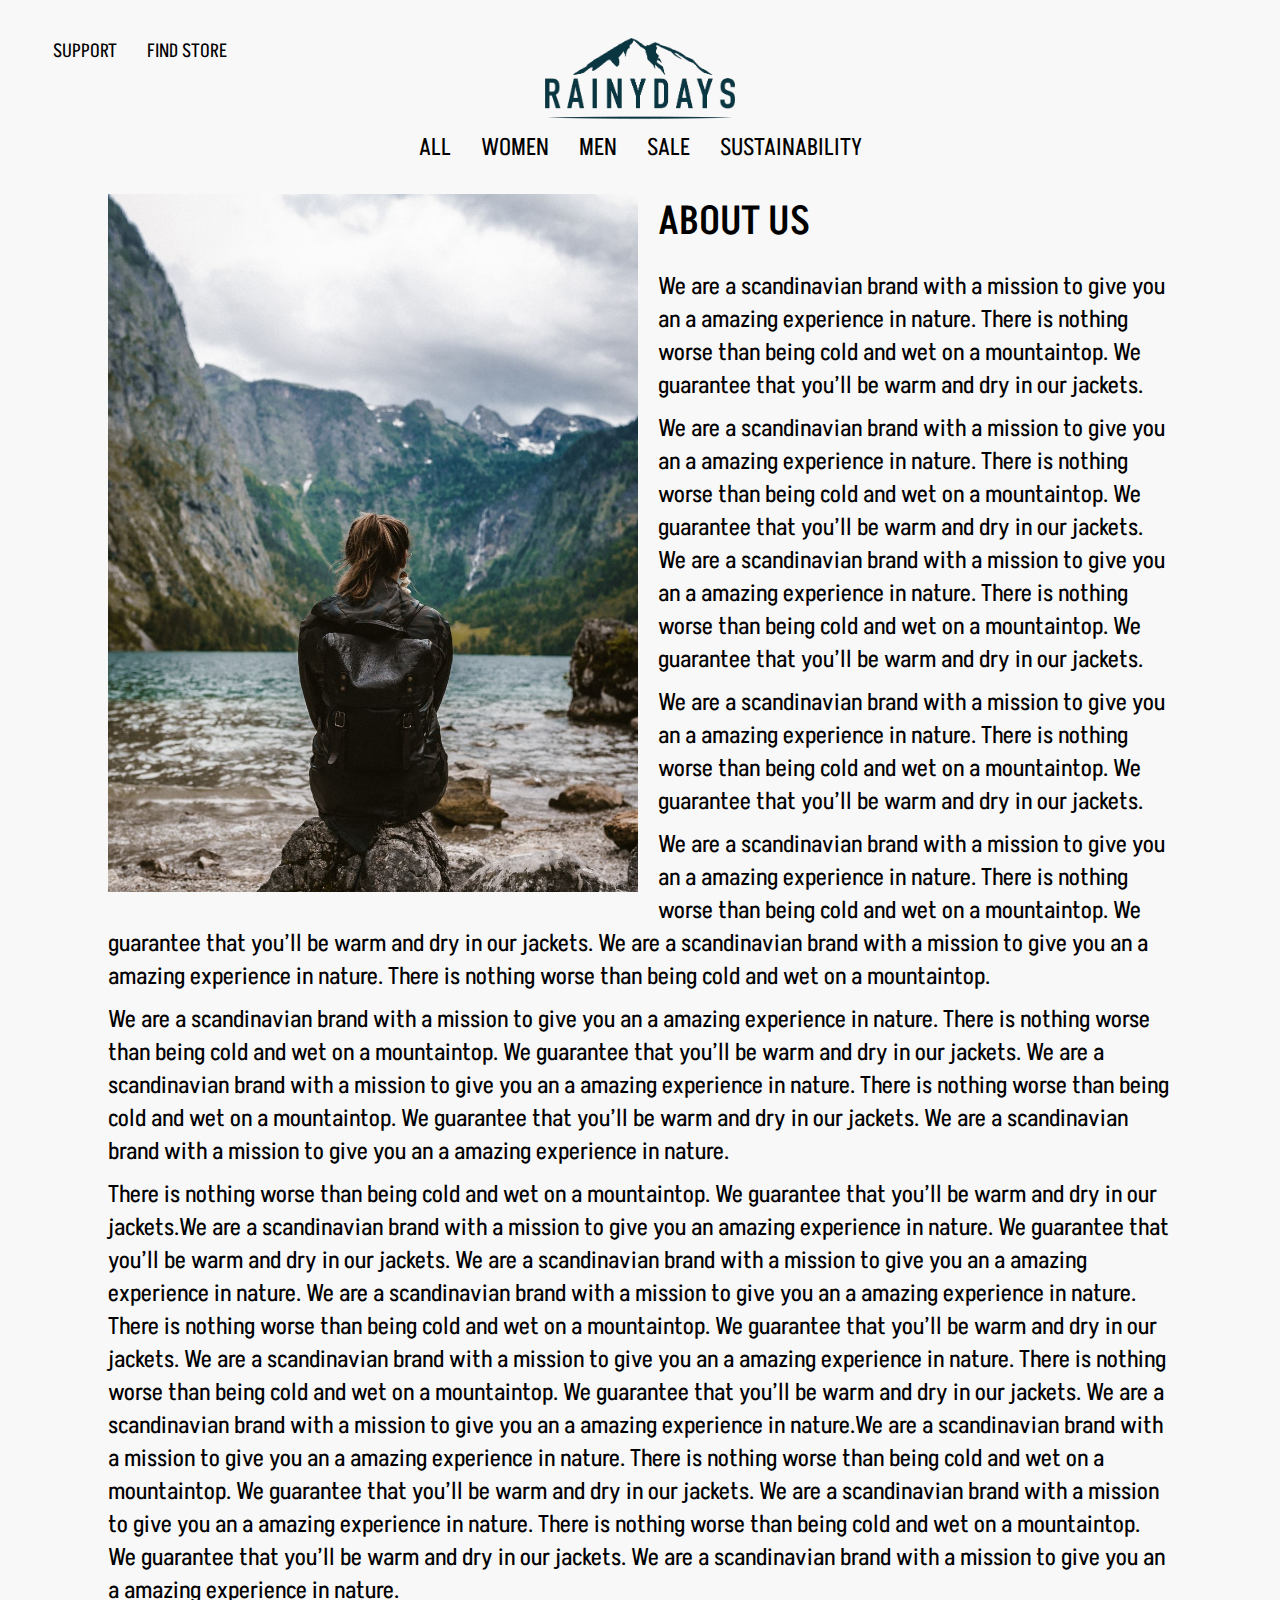
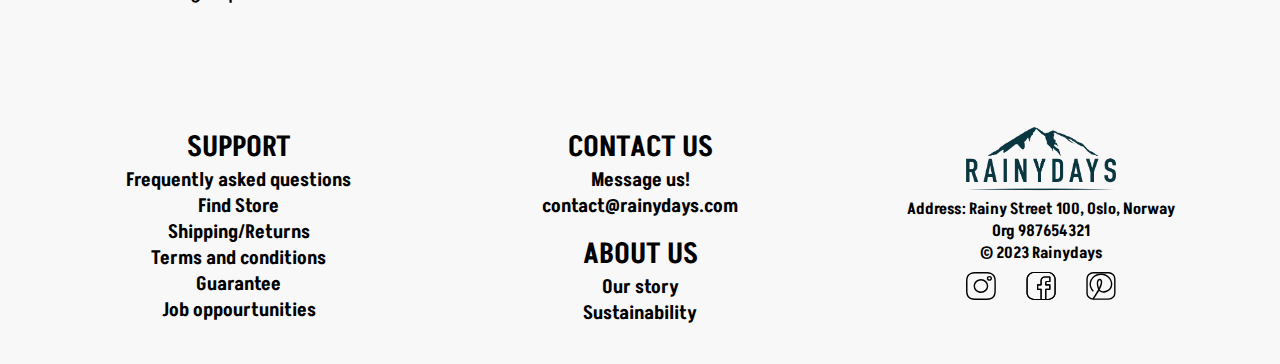
<file: about.html>
<!DOCTYPE html>
<html lang="en-US">
  <head>
    <meta name="author!" content="Lill-Kristine Konst" />
    <meta charset="utf-8" />
    <title>Rainydays | About us</title>
    <meta
      name="description"
      content=" Rainydays | Read about our journey to provinding good quality, sustainable jackets."
    />
    <meta name="viewport" content="width=device-width, initial-scale=1" />
    <link rel="stylesheet" href="css/stylesheet-all.css" />
    <link rel="stylesheet" href="css/about-styles.css" />
    <link
      rel="stylesheet"
      href="https://cdnjs.cloudflare.com/ajax/libs/font-awesome/6.4.0/css/all.min.css"
      integrity="sha512-iecdLmaskl7CVkqkXNQ/ZH/XLlvWZOJyj7Yy7tcenmpD1ypASozpmT/E0iPtmFIB46ZmdtAc9eNBvH0H/ZpiBw=="
      crossorigin="anonymous"
      referrerpolicy="no-referrer"
    />
    <!-- Hotjar Tracking Code for https://unique-maamoul-37cd4b.netlify.app/ -->
    <script>
      (function (h, o, t, j, a, r) {
        h.hj =
          h.hj ||
          function () {
            (h.hj.q = h.hj.q || []).push(arguments);
          };
        h._hjSettings = { hjid: 3661740, hjsv: 6 };
        a = o.getElementsByTagName("head")[0];
        r = o.createElement("script");
        r.async = 1;
        r.src = t + h._hjSettings.hjid + j + h._hjSettings.hjsv;
        a.appendChild(r);
      })(window, document, "https://static.hotjar.com/c/hotjar-", ".js?sv=");
    </script>
  </head>
  <body>
    <header>
      <a href="index.html" class="logo">
        <img
          src="../images/rainydays-logo-cut-slogan.png"
          class="logo-img"
          alt="logo"
        />
      </a>

      <i
        class="fa-solid fa-magnifying-glass bottom-left mobile-grid3 header-icons"
      ></i>

      <div
        class="icons-flex-direction top-right-nav top-right-nav-f mobile-grid4"
      >
        <i class="fa-regular fa-user header-icons"></i>
        <i class="fa-regular fa-heart header-icons"></i>
        <a href="shoppingbag.html">
          <i class="fa-solid fa-bag-shopping header-icons"></i
        ></a>
      </div>

      <label aria-label="hamburger" class="mobile-grid1" for="hamburger-menu"
        ><i class="fa-solid fa-bars hamburger-icon"></i
      ></label>
      <input type="checkbox" id="hamburger-menu" />

      <nav class="main-nav menu">
        <ul class="text-link-menu menu-font">
          <li><a href="productlist-all.html">ALL</a></li>
          <li><a href="productlist-all.html">WOMEN</a></li>
          <li><a href="productlist-all.html">MEN</a></li>
          <li><a href="#">SALE</a></li>
          <li><a href="#">SUSTAINABILITY</a></li>
          <li>
            <a class="mob-display" href="contact-form.html"
              >SUPPORT / CONTACT US</a
            >
          </li>
          <li><a class="mob-display" href="about.html">ABOUT US</a></li>
        </ul>
      </nav>
      <div class="top-left-nav top-left-nav-f menu mobile-display">
        <a href="#support" class="nav-font">Support</a>
        <a href="#" class="nav-font">Find Store</a>
      </div>
    </header>
    <main>
      <section class="positioned-container-ab1">
        <img
          class="about-pic"
          src="images/karsten-winegeart-I0DbeQE-v5E-unsplash.jpg"
          alt="woman looking out on the water"
        />

        <div class="a-d-text">
          <h1 class="a-h1">ABOUT US</h1>
          <p class="a-text">
            We are a scandinavian brand with a mission to give you an a amazing
            experience in nature. There is nothing worse than being cold and wet
            on a mountaintop. We guarantee that you’ll be warm and dry in our
            jackets.
          </p>

          <p class="a-text">
            We are a scandinavian brand with a mission to give you an a amazing
            experience in nature. There is nothing worse than being cold and wet
            on a mountaintop. We guarantee that you’ll be warm and dry in our
            jackets. We are a scandinavian brand with a mission to give you an a
            amazing experience in nature. There is nothing worse than being cold
            and wet on a mountaintop. We guarantee that you’ll be warm and dry
            in our jackets.
          </p>

          <p class="a-text">
            We are a scandinavian brand with a mission to give you an a amazing
            experience in nature. There is nothing worse than being cold and wet
            on a mountaintop. We guarantee that you’ll be warm and dry in our
            jackets.
          </p>

          <p class="a-text">
            We are a scandinavian brand with a mission to give you an a amazing
            experience in nature. There is nothing worse than being cold and wet
            on a mountaintop. We guarantee that you’ll be warm and dry in our
            jackets. We are a scandinavian brand with a mission to give you an a
            amazing experience in nature. There is nothing worse than being cold
            and wet on a mountaintop.
          </p>

          <p class="a-text">
            We are a scandinavian brand with a mission to give you an a amazing
            experience in nature. There is nothing worse than being cold and wet
            on a mountaintop. We guarantee that you’ll be warm and dry in our
            jackets. We are a scandinavian brand with a mission to give you an a
            amazing experience in nature. There is nothing worse than being cold
            and wet on a mountaintop. We guarantee that you’ll be warm and dry
            in our jackets. We are a scandinavian brand with a mission to give
            you an a amazing experience in nature.
          </p>
          <p class="a-text">
            There is nothing worse than being cold and wet on a mountaintop. We
            guarantee that you’ll be warm and dry in our jackets.We are a
            scandinavian brand with a mission to give you an amazing experience
            in nature. We guarantee that you’ll be warm and dry in our jackets.
            We are a scandinavian brand with a mission to give you an a amazing
            experience in nature. We are a scandinavian brand with a mission to
            give you an a amazing experience in nature. There is nothing worse
            than being cold and wet on a mountaintop. We guarantee that you’ll
            be warm and dry in our jackets. We are a scandinavian brand with a
            mission to give you an a amazing experience in nature. There is
            nothing worse than being cold and wet on a mountaintop. We guarantee
            that you’ll be warm and dry in our jackets. We are a scandinavian
            brand with a mission to give you an a amazing experience in
            nature.We are a scandinavian brand with a mission to give you an a
            amazing experience in nature. There is nothing worse than being cold
            and wet on a mountaintop. We guarantee that you’ll be warm and dry
            in our jackets. We are a scandinavian brand with a mission to give
            you an a amazing experience in nature. There is nothing worse than
            being cold and wet on a mountaintop. We guarantee that you’ll be
            warm and dry in our jackets. We are a scandinavian brand with a
            mission to give you an a amazing experience in nature.
          </p>
        </div>
      </section>
    </main>
    <footer>
      <section class="footer-section2">
        <div id="support" class="f-g-1 mobile-display">
          <h2>SUPPORT</h2>
          <p>Frequently asked questions</p>
          <p>Find Store</p>
          <p>Shipping/Returns</p>
          <p>Terms and conditions</p>
          <p>Guarantee</p>
          <p>Job oppourtunities</p>
        </div>

        <div class="">
          <div class="f-g-2 mobile-display">
            <h3 class="footer-text1">CONTACT US</h3>
            <a class="footer-text2" href="contact-form.html">Message us!</a>
            <a class="footer-text2">contact@rainydays.com</a>
          </div>

          <div class="f-g-3 mobile-display">
            <h3>ABOUT US</h3>
            <a class="footer-text2" href="/about.html">Our story</a>
            <p>Sustainability</p>
          </div>
        </div>

        <div class="f-g-5">
          <a href="#header">
            <img
              src="images/rainydays-logo-cut-slogan.png"
              alt="Rainydays LOGO"
              class="bottom-logo"
          /></a>
          <p class="footer-text">Address: Rainy Street 100, Oslo, Norway</p>
          <p class="footer-text">Org 987654321</p>
          <p class="footer-text">&copy; 2023 Rainydays</p>
          <div class="icon-pos f-g-6 mobile-display">
            <img
              class="icons icons-1"
              src="images/Instagram.svg"
              alt="Instagram logo"
            />
            <img
              class="icons icons-1"
              src="images/Facebook.svg"
              alt="Facebook logo"
            />
            <img
              class="icons icons-1"
              src="images/Pintrest-logo.svg"
              alt="Pintrest logo"
            />
          </div>
        </div>
      </section>
    </footer>
  </body>
</html>
</file>
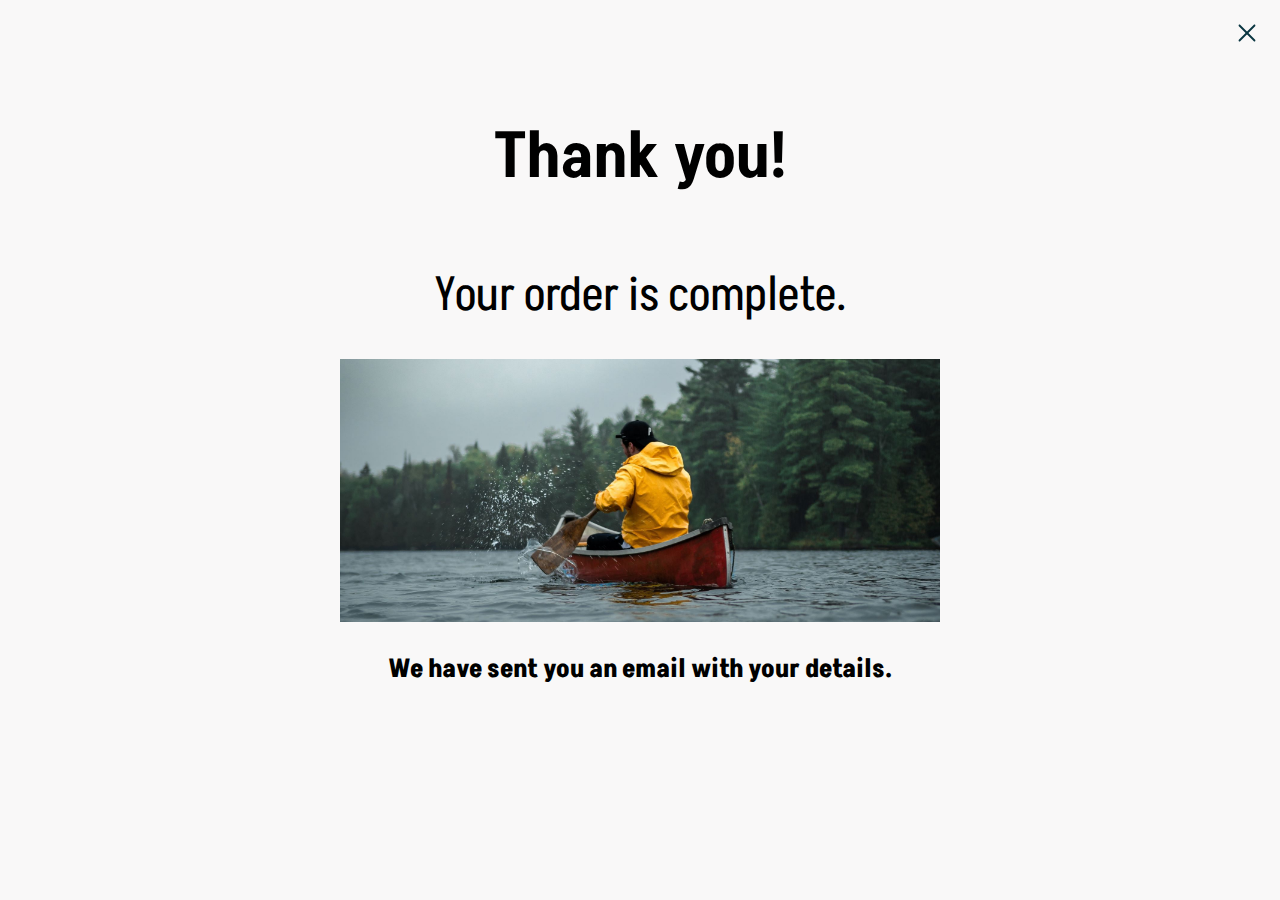
<file: checkout-successful.html>
<!DOCTYPE html>
<html lang="en-US">
  <head>
    <meta charset="UTF-8" />
    <meta http-equiv="X-UA-Compatible" content="IE=edge" />
    <meta name="viewport" content="width=device-width, initial-scale=1.0" />
    <title>Rainydays | Checkout Successfull</title>
    <meta
      name="description"
      content=" Rainydays website. Checkout succesfull."
    />
    <link href="css/shoppingbag-style.css" rel="stylesheet header and footer" />
    <link href="css/ch-succsess.css" rel="stylesheet header and footer" />
    <!-- Hotjar Tracking Code for https://unique-maamoul-37cd4b.netlify.app/ -->
    <script>
      (function (h, o, t, j, a, r) {
        h.hj =
          h.hj ||
          function () {
            (h.hj.q = h.hj.q || []).push(arguments);
          };
        h._hjSettings = { hjid: 3661740, hjsv: 6 };
        a = o.getElementsByTagName("head")[0];
        r = o.createElement("script");
        r.async = 1;
        r.src = t + h._hjSettings.hjid + j + h._hjSettings.hjsv;
        a.appendChild(r);
      })(window, document, "https://static.hotjar.com/c/hotjar-", ".js?sv=");
    </script>
  </head>
  <body class="relative">
    <main class="flex">
      <h1>Thank you!</h1>
      <a href="index.html"
        ><img class="exit" src="images/exit-cross.svg" alt="exit button"
      /></a>
      <h2>Your order is complete.</h2>
      <img
        class="checkout-img"
        src="images/kamil-kalbarczyk-lY11p3yNVxE-unsplash.jpg"
        alt="man in kanoo"
      />
      <p>We have sent you an email with your details.</p>
    </main>
  </body>
</html>
</file>
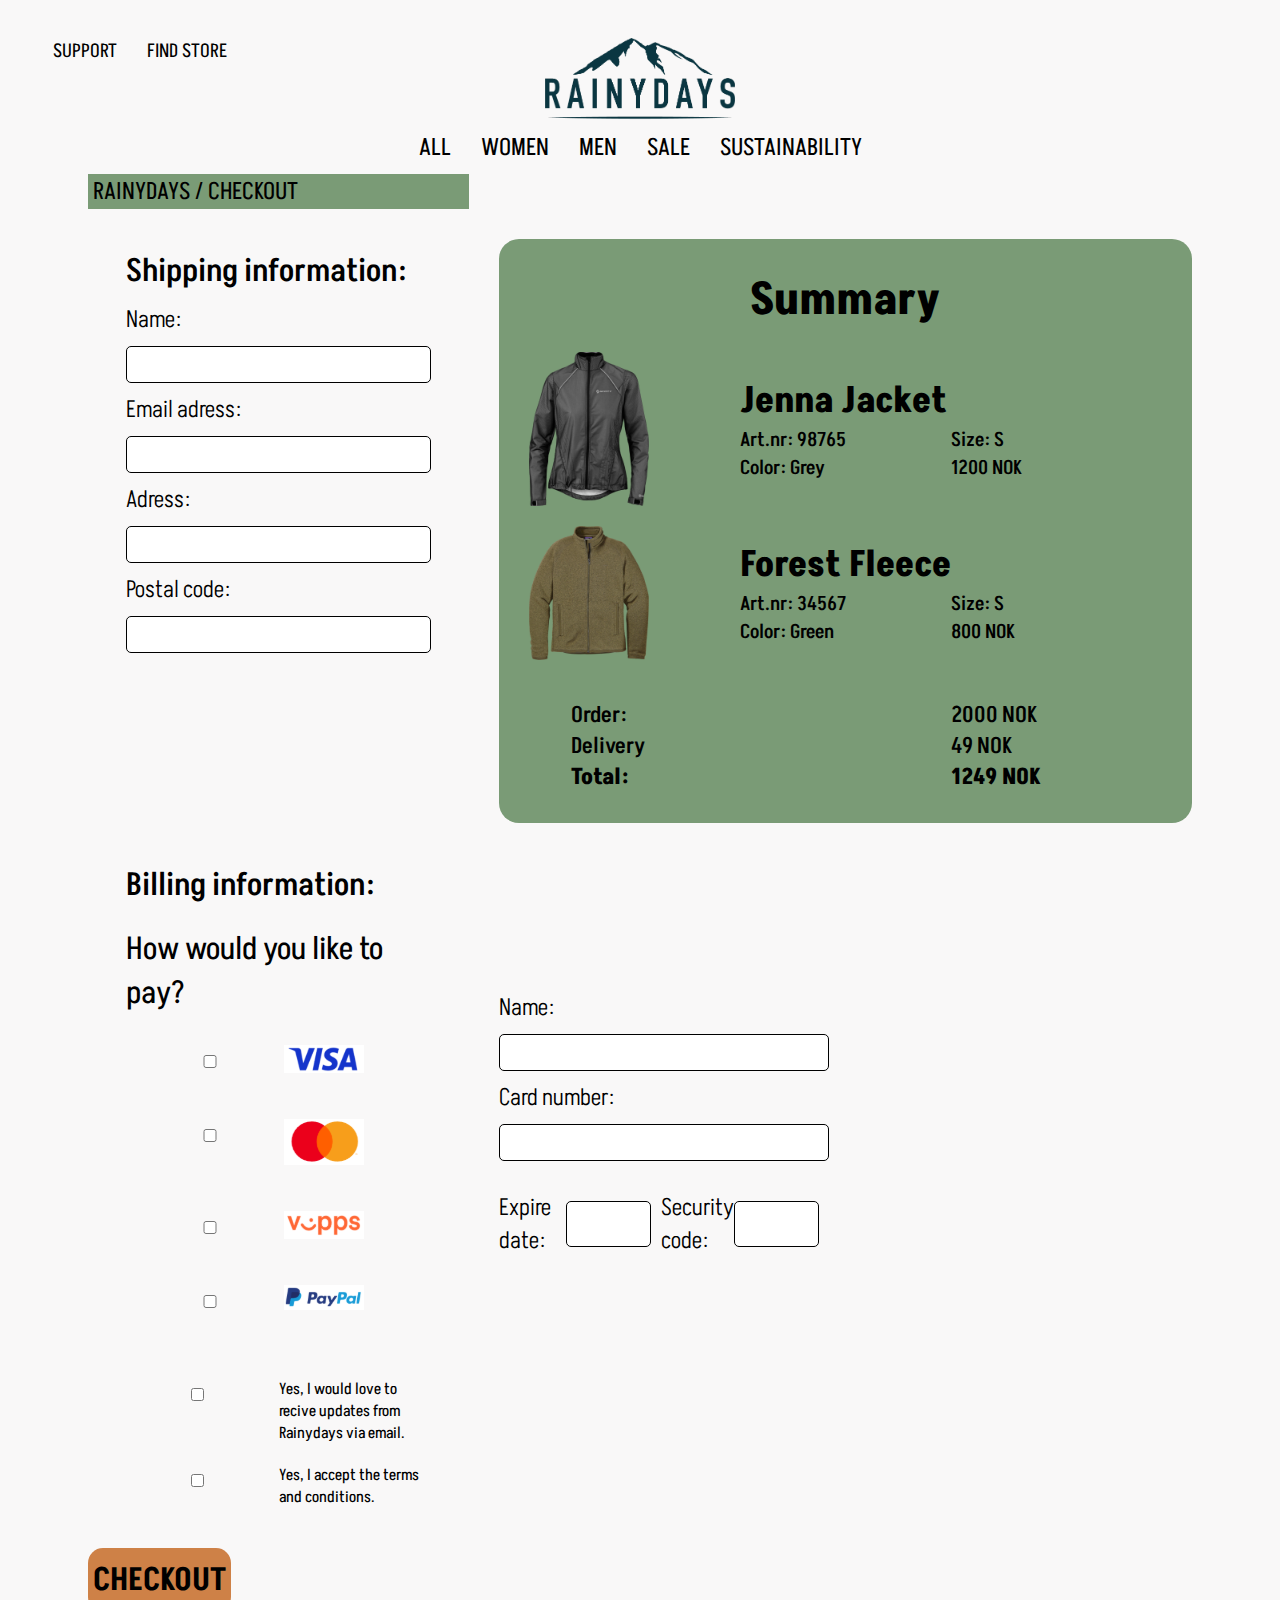
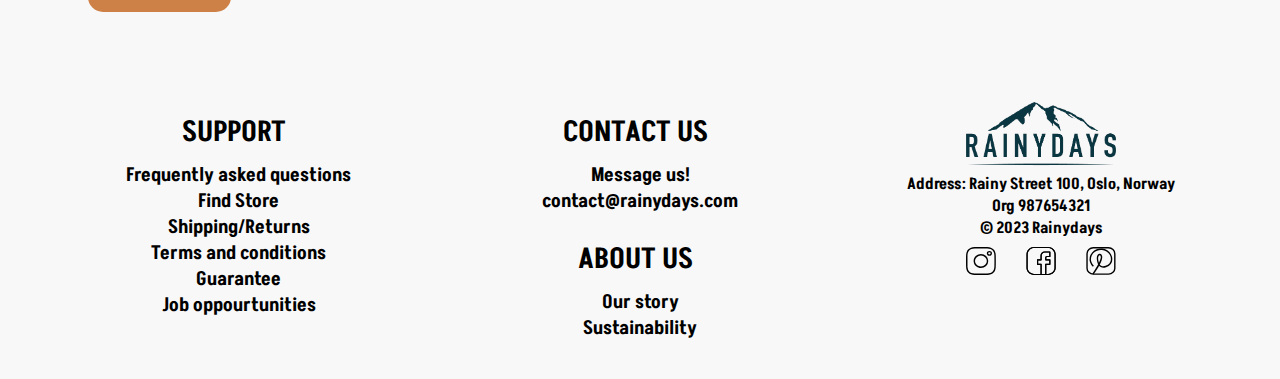
<file: checkout.html>
<!DOCTYPE html>
<html lang="en-US">
  <head>
    <meta name="author!" content="Lill-Kristine Konst" />
    <meta charset="utf-8" />
    <title>Rainydays | Checkout</title>
    <meta
      name="description"
      content=" Rainydays | Checkout page for your purchase."
    />
    <meta name="viewport" content="width=device-width, initial-scale=1" />
    <link rel="stylesheet" href="css/stylesheet-all.css" />
    <link rel="stylesheet" href="css/checkout-style.css" />
    <link
      rel="stylesheet"
      href="https://cdnjs.cloudflare.com/ajax/libs/font-awesome/6.4.0/css/all.min.css"
      integrity="sha512-iecdLmaskl7CVkqkXNQ/ZH/XLlvWZOJyj7Yy7tcenmpD1ypASozpmT/E0iPtmFIB46ZmdtAc9eNBvH0H/ZpiBw=="
      crossorigin="anonymous"
      referrerpolicy="no-referrer"
    />
    <!-- Hotjar Tracking Code for https://unique-maamoul-37cd4b.netlify.app/ -->
    <script>
      (function (h, o, t, j, a, r) {
        h.hj =
          h.hj ||
          function () {
            (h.hj.q = h.hj.q || []).push(arguments);
          };
        h._hjSettings = { hjid: 3661740, hjsv: 6 };
        a = o.getElementsByTagName("head")[0];
        r = o.createElement("script");
        r.async = 1;
        r.src = t + h._hjSettings.hjid + j + h._hjSettings.hjsv;
        a.appendChild(r);
      })(window, document, "https://static.hotjar.com/c/hotjar-", ".js?sv=");
    </script>
  </head>
  <body>
    <header>
      <a href="index.html" class="logo">
        <img
          src="../images/rainydays-logo-cut-slogan.png"
          class="logo-img"
          alt="logo"
        />
      </a>

      <i
        class="fa-solid fa-magnifying-glass bottom-left mobile-grid3 header-icons"
      ></i>

      <div
        class="icons-flex-direction top-right-nav top-right-nav-f mobile-grid4"
      >
        <i class="fa-regular fa-user header-icons"></i>
        <i class="fa-regular fa-heart header-icons"></i>
        <a href="shoppingbag.html">
          <i class="fa-solid fa-bag-shopping header-icons"></i
        ></a>
      </div>

      <label aria-label="hamburger" class="mobile-grid1" for="hamburger-menu"
        ><i class="fa-solid fa-bars hamburger-icon"></i
      ></label>
      <input type="checkbox" id="hamburger-menu" />

      <nav class="main-nav menu">
        <ul class="text-link-menu menu-font">
          <li><a href="productlist-all.html">ALL</a></li>
          <li><a href="productlist-all.html">WOMEN</a></li>
          <li><a href="productlist-all.html">MEN</a></li>
          <li><a href="#">SALE</a></li>
          <li><a href="#">SUSTAINABILITY</a></li>
          <li>
            <a class="mob-display" href="contact-form.html"
              >SUPPORT / CONTACT US</a
            >
          </li>
          <li><a class="mob-display" href="about.html">ABOUT US</a></li>
        </ul>
      </nav>
      <div class="top-left-nav top-left-nav-f menu mobile-display">
        <a href="#support" class="nav-font">Support</a>
        <a href="#" class="nav-font">Find Store</a>
      </div>
    </header>
    <main>
      <p class="grid1 top-guide">RAINYDAYS / CHECKOUT</p>

      <section class="grid3 greenbox">
        <h1 class="grid-greenbox-1">Summary</h1>
        <div class="grid-greenbox-12"></div>

        <img
          class="product-pic grid-greenbox-2"
          src="images/RainyDays_JennaJacket.png"
          alt="product image"
        />
        <h4 class="grid-greenbox-3">Jenna Jacket</h4>

        <div class="grid-greenbox-4">
          <p class="summ-text">Art.nr: 98765</p>
          <p class="summ-text">Color: Grey</p>
        </div>
        <div class="grid-greenbox-5">
          <p class="summ-text">Size: S</p>
          <p class="summ-text">1200 NOK</p>
        </div>

        <div class="grid-greenbox-13"></div>

        <img
          class="product-pic grid-greenbox-6"
          src="images/RainyDays_ForestFleece.png"
          alt="product image"
        />
        <h4 class="grid-greenbox-7">Forest Fleece</h4>
        <div class="grid-greenbox-8">
          <p class="summ-text">Art.nr: 34567</p>
          <p class="summ-text">Color: Green</p>
        </div>
        <div class="grid-greenbox-9">
          <p class="summ-text">Size: S</p>
          <p class="summ-text">800 NOK</p>
        </div>

        <div class="grid-greenbox-14"></div>
        <div class="mobile-greenbox"></div>
        <div class="grid-greenbox-10">
          <p class="summ-text summ-text-1">Order:</p>
          <p class="summ-text summ-text-1">Delivery</p>
          <p class="summ-text summ-text-2">Total:</p>
        </div>
        <div class="grid-greenbox-11">
          <p class="summ-text summ-text-1">2000 NOK</p>
          <p class="summ-text summ-text-1">49 NOK</p>
          <p class="summ-text summ-text-2">1249 NOK</p>
        </div>
      </section>

      <form action="form-success.php" class="form-box"></form>

      <section class="grid2">
        <h2>Shipping information:</h2>

        <fieldset class="form-boxes form-wrapper">
          <legend class="display-none">Shipping information:</legend>
          <label for="name">Name:</label>
          <input type="text" name="name" id="name" class="form__input" />
          <label for="email">Email adress:</label>
          <input type="email" name="email" id="email" class="form__input" />
          <label for="adress">Adress:</label>
          <input type="text" name="adress" id="adress" class="form__input" />
          <label for="postal-code">Postal code:</label>
          <input
            type="number"
            name="postal-code"
            id="postal-code"
            class="form__input"
          />
        </fieldset>
      </section>
      <section class="grid4">
        <h2>Billing information:</h2>
        <h3>How would you like to pay?</h3>

        <section class="grid-mobile-8">
          <div class="check-the-logo">
            <input type="checkbox" id="visa" />
            <label for="visa"
              ><img
                class="payment-logos"
                src="images/image-8.svg"
                alt="visa logo"
            /></label>
          </div>
          <div class="check-the-logo">
            <input type="checkbox" id="mastercard" />
            <label for="mastercard"
              ><img
                class="payment-logos"
                src="images/image-6.svg"
                alt="visa logo"
            /></label>
          </div>
          <div class="check-the-logo">
            <input type="checkbox" id="vipps" />
            <label for="vipps"
              ><img
                class="payment-logos"
                src="images/image-5.svg"
                alt="visa logo"
            /></label>
          </div>
          <div class="check-the-logo">
            <input type="checkbox" id="paypal" />
            <label for="paypal"
              ><img
                class="payment-logos"
                src="images/image-7.svg"
                alt="visa logo"
            /></label>
          </div>
        </section>
      </section>

      <fieldset class="form-boxes grid5">
        <legend class="display-none">Billing information:</legend>
        <label for="name2">Name:</label>
        <input type="text" name="name" id="name2" class="form__input" />
        <label for="card-number">Card number:</label>
        <input
          type="number"
          name="card-number"
          id="card-number"
          class="form__input"
        />
        <div class="in-line">
          <label for="expire-date">Expire date:</label>
          <input
            type="number"
            name="expire-date"
            id="expire-date"
            class="form__input"
          />

          <label for="security-code">Security code:</label>
          <input
            type="number"
            name="security-code"
            id="security-code"
            class="form__input"
          />
        </div>
      </fieldset>

      <section class="grid6">
        <div class="check-the-box">
          <input type="checkbox" id="check5" />
          <label for="check5"
            >Yes, I would love to recive updates from Rainydays via
            email.</label
          >
        </div>
        <div class="check-the-box">
          <input type="checkbox" id="check6" />
          <label for="check6">Yes, I accept the terms and conditions.</label>
        </div>
      </section>
      <a class="grid7 cta-button" href="checkout-successful.html">CHECKOUT</a>
    </main>
    <footer>
      <section class="footer-section2">
        <div id="support" class="f-g-1 mobile-display">
          <h2>SUPPORT</h2>
          <p>Frequently asked questions</p>
          <p>Find Store</p>
          <p>Shipping/Returns</p>
          <p>Terms and conditions</p>
          <p>Guarantee</p>
          <p>Job oppourtunities</p>
        </div>

        <div class="">
          <div class="f-g-2 mobile-display">
            <h3 class="footer-text1">CONTACT US</h3>
            <a class="footer-text2" href="contact-form.html">Message us!</a>
            <a class="footer-text2">contact@rainydays.com</a>
          </div>

          <div class="f-g-3 mobile-display">
            <h3>ABOUT US</h3>
            <a class="footer-text2" href="/about.html">Our story</a>
            <p>Sustainability</p>
          </div>
        </div>

        <div class="f-g-5">
          <a href="#header">
            <img
              src="images/rainydays-logo-cut-slogan.png"
              alt="Rainydays LOGO"
              class="bottom-logo"
          /></a>
          <p class="footer-text">Address: Rainy Street 100, Oslo, Norway</p>
          <p class="footer-text">Org 987654321</p>
          <p class="footer-text">&copy; 2023 Rainydays</p>
          <div class="icon-pos f-g-6 mobile-display">
            <img
              class="icons icons-1"
              src="images/Instagram.svg"
              alt="Instagram logo"
            />
            <img
              class="icons icons-1"
              src="images/Facebook.svg"
              alt="Facebook logo"
            />
            <img
              class="icons icons-1"
              src="images/Pintrest-logo.svg"
              alt="Pintrest logo"
            />
          </div>
        </div>
      </section>
    </footer>
  </body>
</html>
</file>
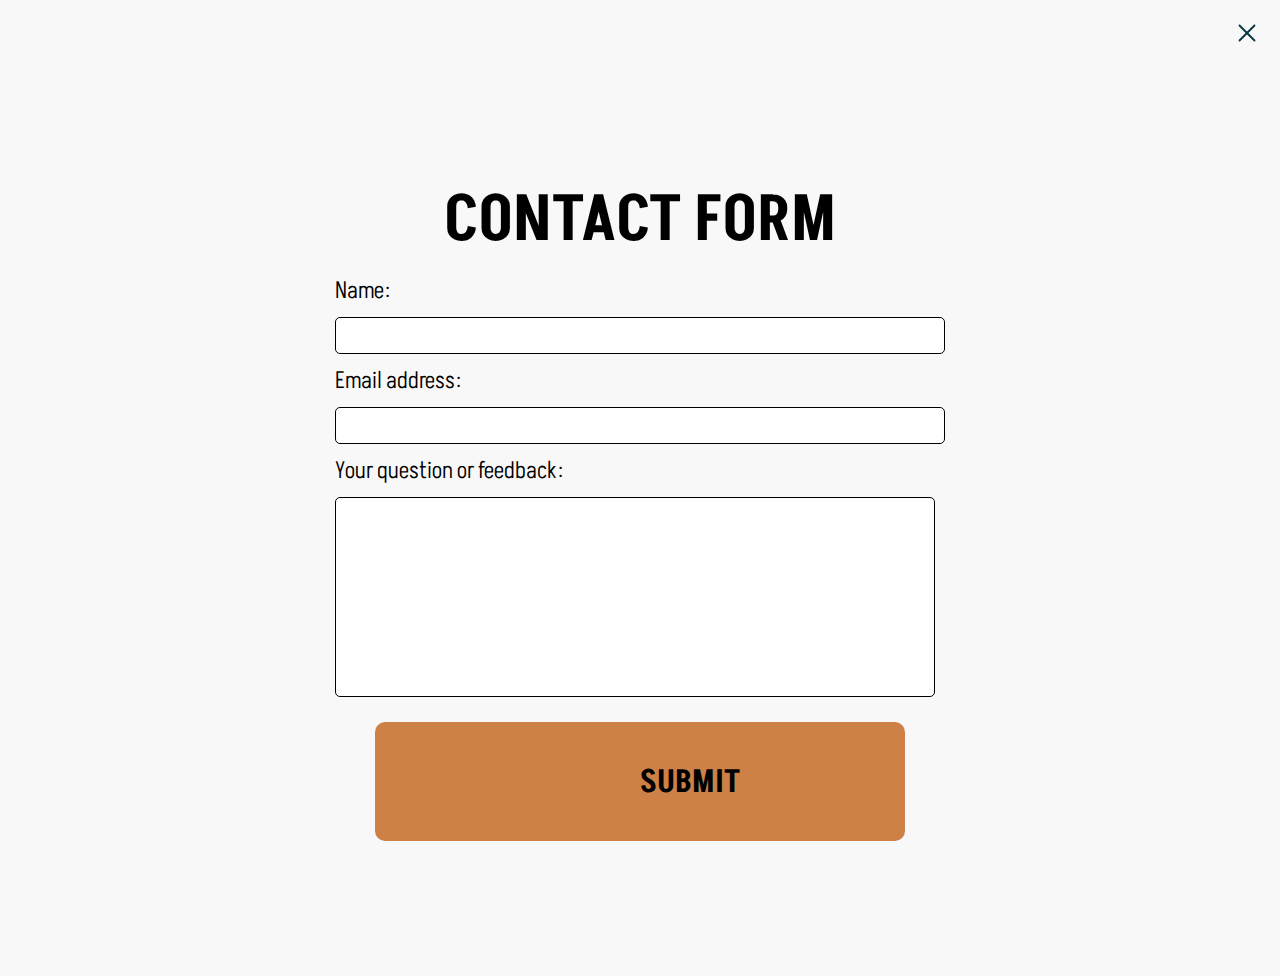
<file: contact-form.html>
<!DOCTYPE html>
<html lang="en-US">
  <head>
    <meta charset="UTF-8" />
    <meta http-equiv="X-UA-Compatible" content="IE=edge" />
    <meta name="viewport" content="width=device-width, initial-scale=1.0" />
    <title>Rainydays | Contact Us</title>
    <meta
      name="description"
      content=" Rainydays website. Contact us regarding your questions."
    />
    <link href="css/contact-form.css" rel="stylesheet" />
    <!-- Hotjar Tracking Code for https://unique-maamoul-37cd4b.netlify.app/ -->
    <script>
      (function (h, o, t, j, a, r) {
        h.hj =
          h.hj ||
          function () {
            (h.hj.q = h.hj.q || []).push(arguments);
          };
        h._hjSettings = { hjid: 3661740, hjsv: 6 };
        a = o.getElementsByTagName("head")[0];
        r = o.createElement("script");
        r.async = 1;
        r.src = t + h._hjSettings.hjid + j + h._hjSettings.hjsv;
        a.appendChild(r);
      })(window, document, "https://static.hotjar.com/c/hotjar-", ".js?sv=");
    </script>
  </head>
  <body class="relative">
    <main class="flex">
      <h1>CONTACT FORM</h1>
      <a href="index.html"
        ><img class="exit" src="images/exit-cross.svg" alt="exit button"
      /></a>
      <form>
        <fieldset class="form-boxes">
          <legend></legend>
          <label for="name">Name:</label>
          <input type="text" name="name" id="name" class="form__input" />
          <label for="email">Email address:</label>
          <input type="email" name="email" id="email" class="form__input" />
          <section>
            <label for="message">Your question or feedback:</label>
            <input
              class="message-box form__input"
              type="text"
              name="message"
              id="message"
            />
          </section>
        </fieldset>
      </form>
      <a class="cta-button" href="contact-successful.html">SUBMIT</a>
    </main>
  </body>
</html>
</file>
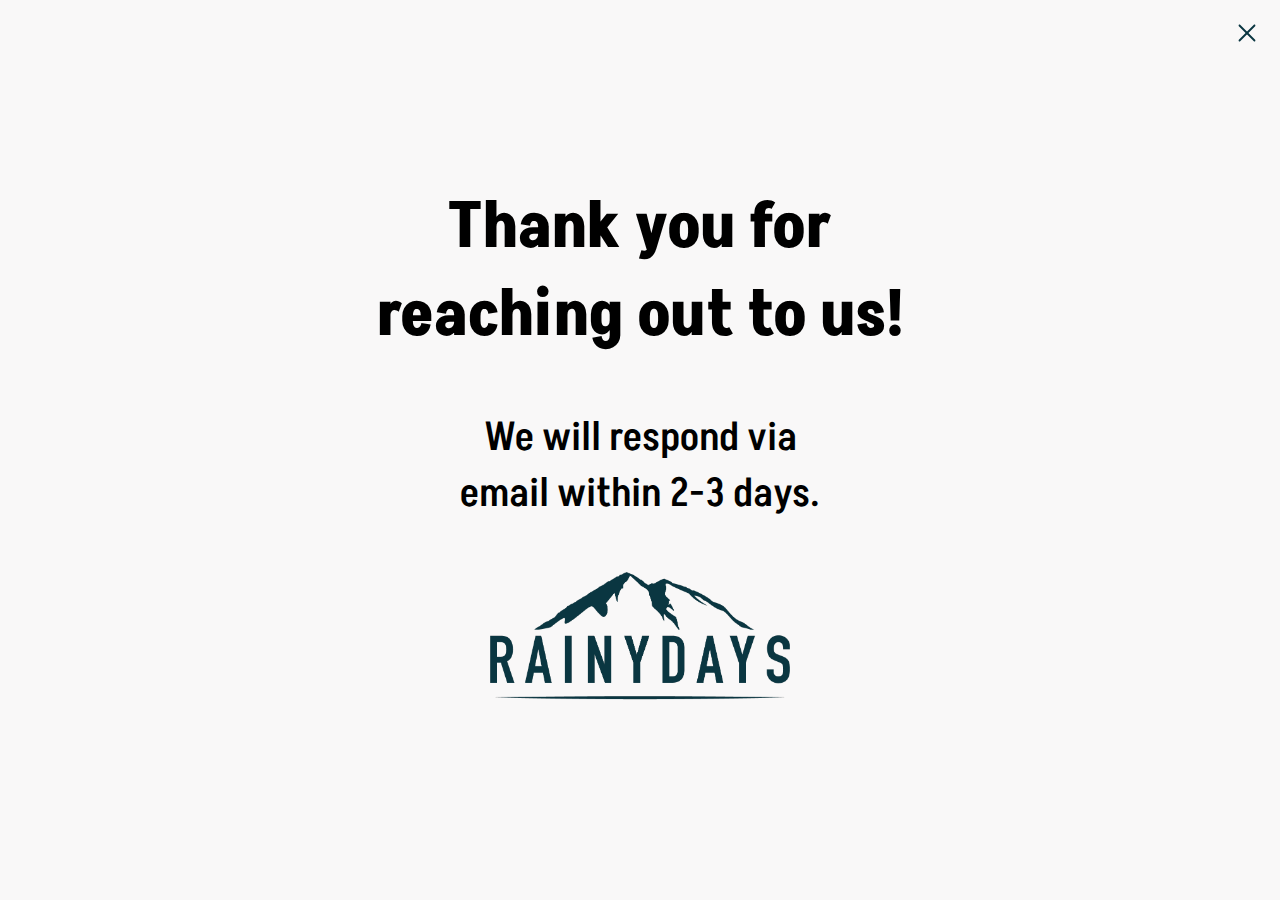
<file: contact-successful.html>
<!DOCTYPE html>
<html lang="en-US">
  <head>
    <meta charset="UTF-8" />
    <meta http-equiv="X-UA-Compatible" content="IE=edge" />
    <meta name="viewport" content="width=device-width, initial-scale=1.0" />
    <title>Rainydays | Contact Successful</title>
    <meta
      name="description"
      content=" Rainydays website. Thank you for reaching out."
    />
    <link href="css/contact-form.css" rel="stylesheet" />
    <!-- Hotjar Tracking Code for https://unique-maamoul-37cd4b.netlify.app/ -->
    <script>
      (function (h, o, t, j, a, r) {
        h.hj =
          h.hj ||
          function () {
            (h.hj.q = h.hj.q || []).push(arguments);
          };
        h._hjSettings = { hjid: 3661740, hjsv: 6 };
        a = o.getElementsByTagName("head")[0];
        r = o.createElement("script");
        r.async = 1;
        r.src = t + h._hjSettings.hjid + j + h._hjSettings.hjsv;
        a.appendChild(r);
      })(window, document, "https://static.hotjar.com/c/hotjar-", ".js?sv=");
    </script>
  </head>
  <body class="relative">
    <main class="flex">
      <h1 class="hweight h1success h1success1">Thank you for</h1>
      <h1 class="hweight h1success1">reaching out to us!</h1>
      <a href="index.html"
        ><img class="exit" src="images/exit-cross.svg" alt="exit button"
      /></a>
      <p class="h1success h1success1 p-text">We will respond via</p>
      <p class="h1success1 p-text">email within 2-3 days.</p>
      <img
        class="logo"
        src="images/rainydays-logo-cut-slogan.png"
        alt="Rainydays Logo"
      />
    </main>
  </body>
</html>
</file>
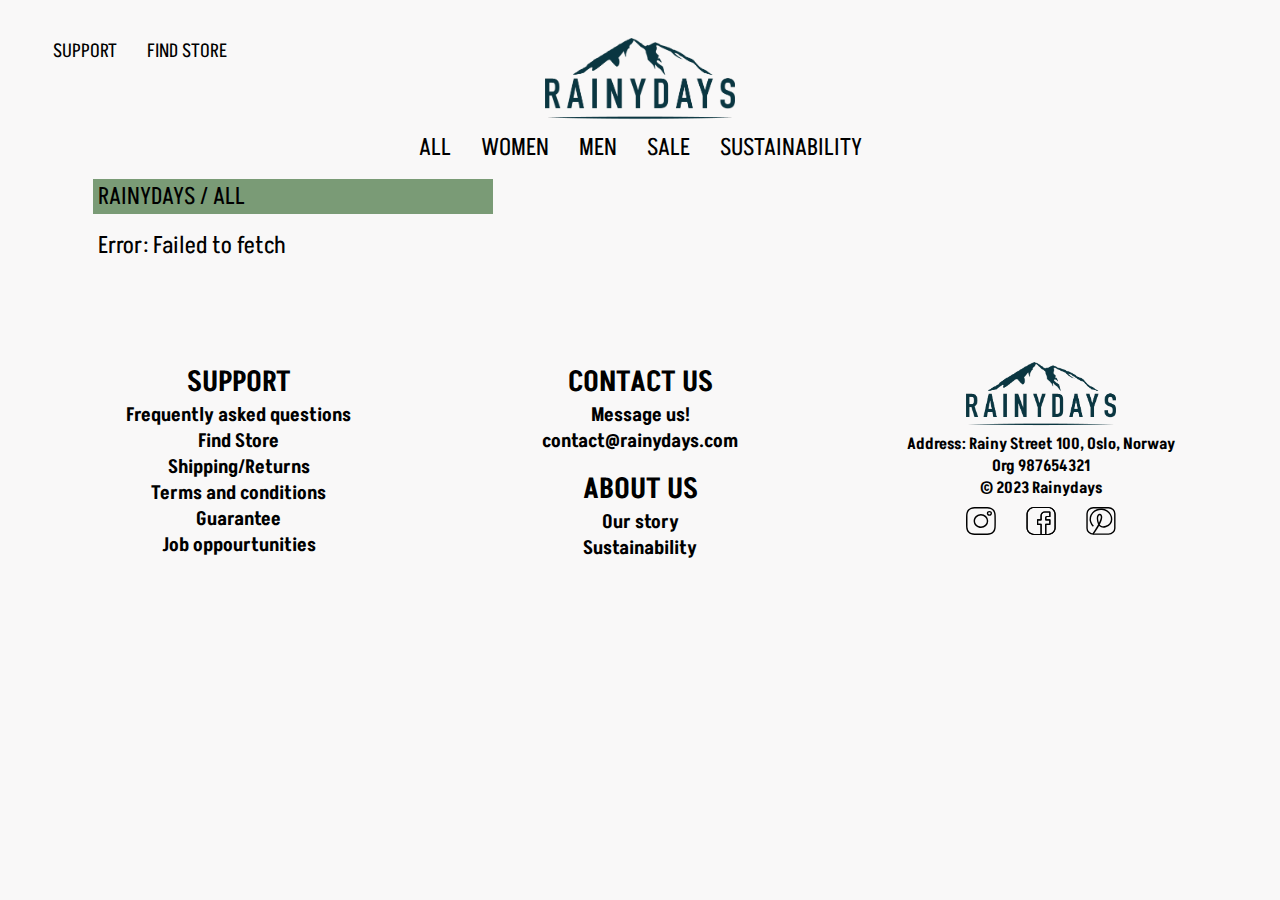
<file: productlist-all.html>
<!DOCTYPE html>
<html lang="en-US">
  <head>
    <meta name="author!" content="Lill-Kristine Konst" />
    <meta charset="utf-8" />
    <title>Rainydays | Productlist ALL products</title>
    <meta
      name="description"
      content=" Rainydays | Productlist of all products "
    />
    <meta name="viewport" content="width=device-width, initial-scale=1" />
    <link rel="stylesheet" href="css/productlist-all.css" />
    <link rel="stylesheet" href="css/stylesheet-all.css" />
    <link
      rel="stylesheet"
      href="https://cdnjs.cloudflare.com/ajax/libs/font-awesome/6.4.0/css/all.min.css"
      integrity="sha512-iecdLmaskl7CVkqkXNQ/ZH/XLlvWZOJyj7Yy7tcenmpD1ypASozpmT/E0iPtmFIB46ZmdtAc9eNBvH0H/ZpiBw=="
      crossorigin="anonymous"
      referrerpolicy="no-referrer"
    />
    <!-- Hotjar Tracking Code for https://unique-maamoul-37cd4b.netlify.app/ -->
    <script>
      (function (h, o, t, j, a, r) {
        h.hj =
          h.hj ||
          function () {
            (h.hj.q = h.hj.q || []).push(arguments);
          };
        h._hjSettings = { hjid: 3661740, hjsv: 6 };
        a = o.getElementsByTagName("head")[0];
        r = o.createElement("script");
        r.async = 1;
        r.src = t + h._hjSettings.hjid + j + h._hjSettings.hjsv;
        a.appendChild(r);
      })(window, document, "https://static.hotjar.com/c/hotjar-", ".js?sv=");
    </script>
    <script src="js/script.js" defer></script>
  </head>
  <body>
    <header>
      <a href="index.html" class="logo">
        <img
          src="../images/rainydays-logo-cut-slogan.png"
          class="logo-img"
          alt="logo"
        />
      </a>

      <i
        class="fa-solid fa-magnifying-glass bottom-left mobile-grid3 header-icons"
      ></i>

      <div
        class="icons-flex-direction top-right-nav top-right-nav-f mobile-grid4"
      >
        <i class="fa-regular fa-user header-icons"></i>
        <i class="fa-regular fa-heart header-icons"></i>
        <a href="shoppingbag.html">
          <i class="fa-solid fa-bag-shopping header-icons"></i
        ></a>
      </div>

      <label aria-label="hamburger" class="mobile-grid1" for="hamburger-menu"
        ><i class="fa-solid fa-bars hamburger-icon"></i
      ></label>
      <input type="checkbox" id="hamburger-menu" />

      <nav class="main-nav menu">
        <ul class="text-link-menu menu-font">
          <li><a href="productlist-all.html">ALL</a></li>
          <li><a href="productlist-all.html">WOMEN</a></li>
          <li><a href="productlist-all.html">MEN</a></li>
          <li><a href="#">SALE</a></li>
          <li><a href="#">SUSTAINABILITY</a></li>
          <li>
            <a class="mob-display" href="contact-form.html"
              >SUPPORT / CONTACT US</a
            >
          </li>
          <li><a class="mob-display" href="about.html">ABOUT US</a></li>
        </ul>
      </nav>
      <div class="top-left-nav top-left-nav-f menu mobile-display">
        <a href="#support" class="nav-font">Support</a>
        <a href="#" class="nav-font">Find Store</a>
      </div>
    </header>
    <main>
      <p class="top-guide">RAINYDAYS / ALL</p>

      <div id="jackets-container">
        <div class="jacket-container"></div>
      </div>
    </main>
    <footer>
      <section class="footer-section2">
        <div id="support" class="f-g-1 mobile-display">
          <h2>SUPPORT</h2>
          <p>Frequently asked questions</p>
          <p>Find Store</p>
          <p>Shipping/Returns</p>
          <p>Terms and conditions</p>
          <p>Guarantee</p>
          <p>Job oppourtunities</p>
        </div>

        <div class="">
          <div class="f-g-2 mobile-display">
            <h3 class="footer-text1">CONTACT US</h3>
            <a class="footer-text2" href="contact-form.html">Message us!</a>
            <a class="footer-text2">contact@rainydays.com</a>
          </div>

          <div class="f-g-3 mobile-display">
            <h3>ABOUT US</h3>
            <a class="footer-text2" href="/about.html">Our story</a>
            <p>Sustainability</p>
          </div>
        </div>

        <div class="f-g-5">
          <a href="#header">
            <img
              src="images/rainydays-logo-cut-slogan.png"
              alt="Rainydays LOGO"
              class="bottom-logo"
          /></a>
          <p class="footer-text">Address: Rainy Street 100, Oslo, Norway</p>
          <p class="footer-text">Org 987654321</p>
          <p class="footer-text">&copy; 2023 Rainydays</p>
          <div class="icon-pos f-g-6 mobile-display">
            <img
              class="icons icons-1"
              src="images/Instagram.svg"
              alt="Instagram logo"
            />
            <img
              class="icons icons-1"
              src="images/Facebook.svg"
              alt="Facebook logo"
            />
            <img
              class="icons icons-1"
              src="images/Pintrest-logo.svg"
              alt="Pintrest logo"
            />
          </div>
        </div>
      </section>
    </footer>
  </body>
</html>
</file>
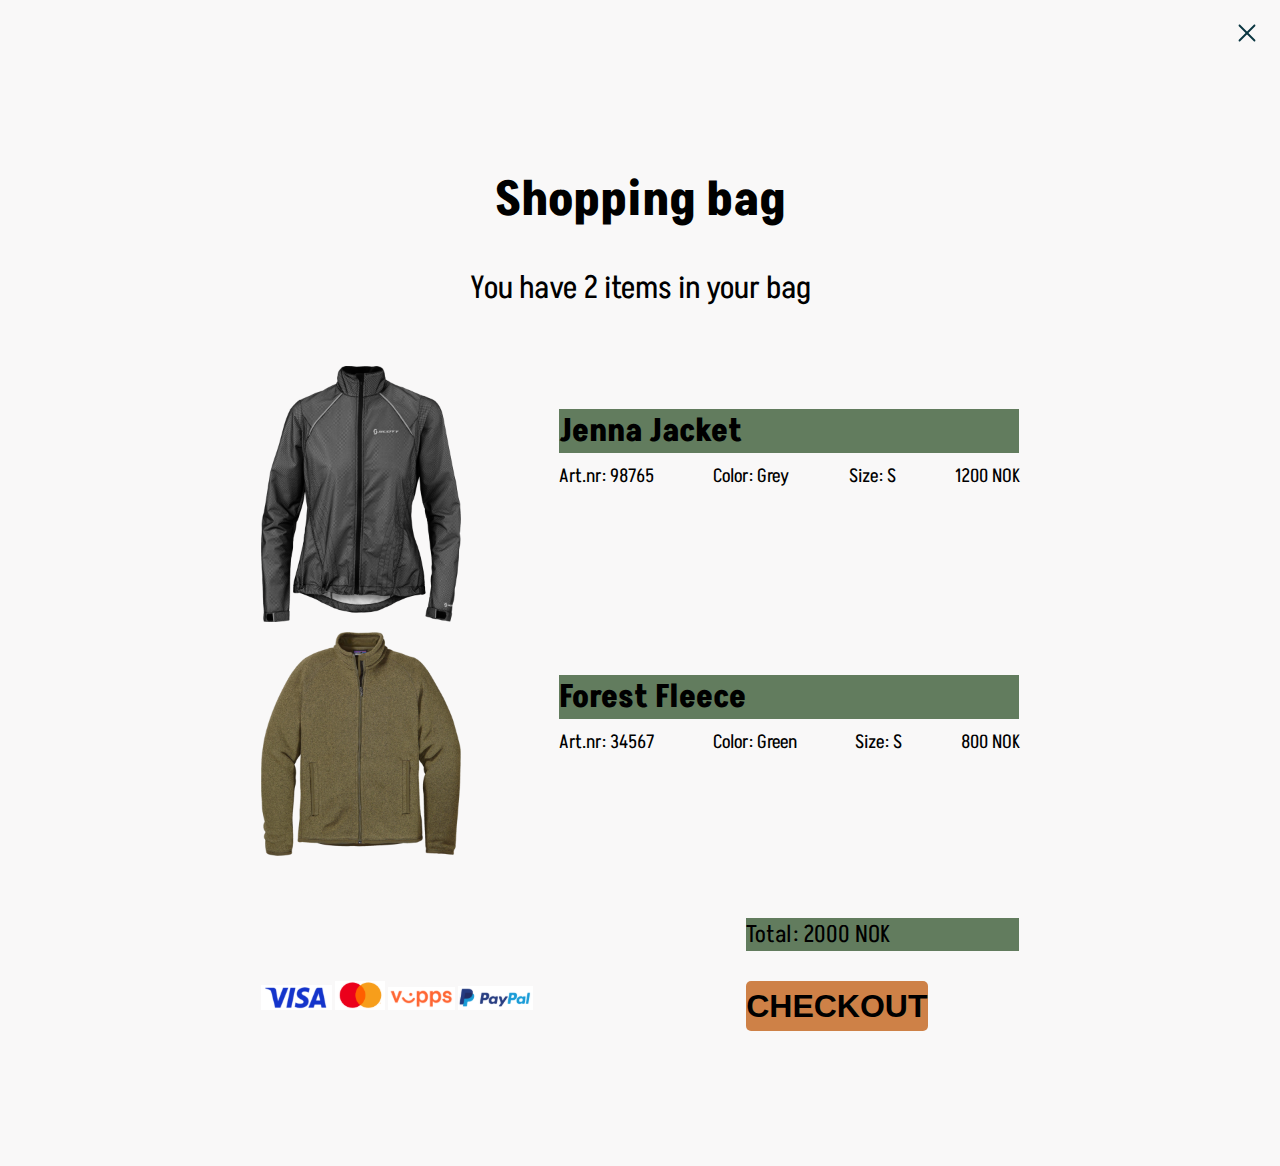
<file: shoppingbag.html>
<!DOCTYPE html>
<html lang="en-US">
  <head>
    <meta charset="UTF-8" />
    <meta http-equiv="X-UA-Compatible" content="IE=edge" />
    <meta name="viewport" content="width=device-width, initial-scale=1.0" />
    <title>Rainydays | Shopping bag</title>
    <meta name="description" content=" Rainydays website. Your shopping bag." />
    <link href="css/shoppingbag-style.css" rel="stylesheet header and footer" />
    <!-- Hotjar Tracking Code for https://unique-maamoul-37cd4b.netlify.app/ -->
    <script>
      (function (h, o, t, j, a, r) {
        h.hj =
          h.hj ||
          function () {
            (h.hj.q = h.hj.q || []).push(arguments);
          };
        h._hjSettings = { hjid: 3661740, hjsv: 6 };
        a = o.getElementsByTagName("head")[0];
        r = o.createElement("script");
        r.async = 1;
        r.src = t + h._hjSettings.hjid + j + h._hjSettings.hjsv;
        a.appendChild(r);
      })(window, document, "https://static.hotjar.com/c/hotjar-", ".js?sv=");
    </script>
  </head>
  <body class="relative">
    <main class="grid">
      <a href="productlist-all.html"
        ><img class="exit" src="images/exit-cross.svg" alt="exit button"
      /></a>

      <div class="grid1">
        <h1>Shopping bag</h1>
        <h2>You have 2 items in your bag</h2>
      </div>

      <section class="grid2">
        <section class="grid-box">
          <img
            class="product-pic grid-box1"
            src="images/RainyDays_JennaJacket.png"
            alt="product image"
          />

          <h4 class="grid-box2">Jenna Jacket</h4>

          <div class="grid-box3">
            <p class="summ-text">Art.nr: 98765</p>
            <p class="summ-text">Color: Grey</p>
            <p class="summ-text">Size: S</p>
            <p class="summ-text">1200 NOK</p>
          </div>

          <img
            class="product-pic grid-box4"
            src="images/RainyDays_ForestFleece.png"
            alt="product image"
          />
          <h4 class="grid-box5">Forest Fleece</h4>
          <div class="grid-box6">
            <p class="summ-text">Art.nr: 34567</p>
            <p class="summ-text">Color: Green</p>
            <p class="summ-text">Size: S</p>
            <p class="summ-text">800 NOK</p>
          </div>
        </section>
      </section>

      <div class="grid3">
        <p class="summ-text summ-text-2">Total: 2000 NOK</p>
      </div>

      <div class="grid4">
        <img class="icons" src="images/image-8.svg" alt="visa logo" />
        <img class="icons" src="images/image-6.svg" alt="mastercard logo" />
        <img class="icons" src="images/image-5.svg" alt="vipps logo" />
        <img class="icons" src="images/image-7.svg" alt="paypal logo" />
      </div>

      <a class="grid5" href="checkout.html"
        ><button class="cta-button cta-button-medium">CHECKOUT</button></a
      >
    </main>
  </body>
</html>
</file>
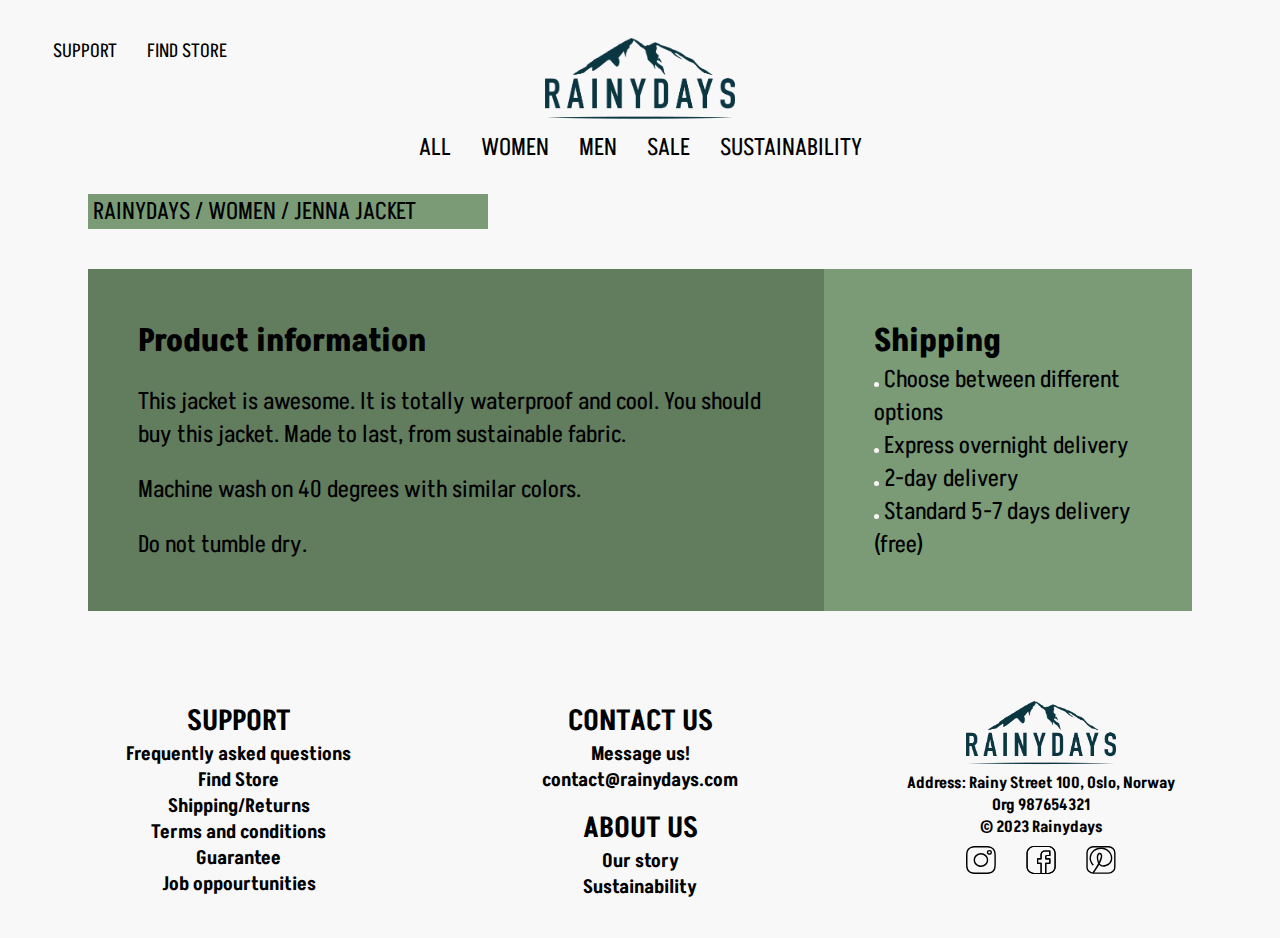
<file: products/jacket-details.html>
<!DOCTYPE html>
<html lang="en-US">
  <head>
    <meta name="author!" content="Lill-Kristine Konst" />
    <meta charset="utf-8" />
    <title id="title">Rainydays | Jenna Jacket</title>
    <meta
      name="description"
      content=" Rainydays | This is our Jenna Jacket. This jacket is an amazing! It is totally windproof and water resistant."
    />
    <meta name="viewport" content="width=device-width, initial-scale=1" />
    <link rel="stylesheet" href="../css/stylesheet-all.css" />
    <link rel="stylesheet" href="../css/productpage-style.css" />
    <link
      rel="stylesheet"
      href="https://cdnjs.cloudflare.com/ajax/libs/font-awesome/6.4.0/css/all.min.css"
      integrity="sha512-iecdLmaskl7CVkqkXNQ/ZH/XLlvWZOJyj7Yy7tcenmpD1ypASozpmT/E0iPtmFIB46ZmdtAc9eNBvH0H/ZpiBw=="
      crossorigin="anonymous"
      referrerpolicy="no-referrer"
    />
    <!-- Hotjar Tracking Code for https://unique-maamoul-37cd4b.netlify.app/ -->
<script>
  (function(h,o,t,j,a,r){
      h.hj=h.hj||function(){(h.hj.q=h.hj.q||[]).push(arguments)};
      h._hjSettings={hjid:3661740,hjsv:6};
      a=o.getElementsByTagName('head')[0];
      r=o.createElement('script');r.async=1;
      r.src=t+h._hjSettings.hjid+j+h._hjSettings.hjsv;
      a.appendChild(r);
  })(window,document,'https://static.hotjar.com/c/hotjar-','.js?sv=');
</script>
    <script src="/js/details.js" defer></script>
  </head>
  <body>
    <header>
        <a href="/index.html" class="logo">
          <img
            src="../images/rainydays-logo-cut-slogan.png"
            class="logo-img"
            alt="logo"
          />
        </a>
  
        <i
          class="fa-solid fa-magnifying-glass bottom-left mobile-grid3 header-icons"
        ></i>
  
        <div
          class="icons-flex-direction top-right-nav top-right-nav-f mobile-grid4"
        >
          <i class="fa-regular fa-user header-icons"></i>
          <i class="fa-regular fa-heart header-icons"></i>
          <a href="shoppingbag.html">
            <i class="fa-solid fa-bag-shopping header-icons"></i
          ></a>
        </div>
  
        <label aria-label="hamburger" class="mobile-grid1" for="hamburger-menu"
          ><i class="fa-solid fa-bars hamburger-icon"></i
        ></label>
        <input type="checkbox" id="hamburger-menu" />
  
        <nav class="main-nav menu">
          <ul class="text-link-menu menu-font">
            <li><a href="/productlist-all.html">ALL</a></li>
            <li><a href="/productlist-all.html">WOMEN</a></li>
            <li><a href="/productlist-all.html">MEN</a></li>
            <li><a href="#">SALE</a></li>
            <li><a href="#">SUSTAINABILITY</a></li>
            <li>
              <a class="mob-display" href="contact-form.html"
                >SUPPORT / CONTACT US</a
              >
            </li>
            <li><a class="mob-display" href="about.html">ABOUT US</a></li>
          </ul>
        </nav>
        <div class="top-left-nav top-left-nav-f menu mobile-display">
          <a href="#support" class="nav-font">Support</a>
          <a href="#" class="nav-font">Find Store</a>
        </div>
    </header>
    <main>
      <p class="grid-container-productpage-1 top-guide">
        RAINYDAYS / WOMEN / JENNA JACKET
      </p>
      <div id=jacket-details>
  
      </div>
        </section>
      </section>

      <section class="grid-container-productpage-4">
        <section class="product-information">
          <h5 class="grid4">Product information</h5>
          <p class="product-text">
            This jacket is awesome. It is totally waterproof and cool. You
            should buy this jacket. Made to last, from sustainable fabric.
          </p>
          <p class="product-text">
            Machine wash on 40 degrees with similar colors.
          </p>
          <p class="product-text">Do not tumble dry.</p>
        </section>
        <section class="shipping">
          <h6 class="grid4">Shipping</h6>

          <p class="product-text">
            <img
              class="dot-size"
              src="../images/dot-for-list.svg"
              alt="dot for list"
            />
            Choose between different options
          </p>

          <p class="product-text">
            <img
              class="dot-size"
              src="../images/dot-for-list.svg"
              alt="dot for list"
            />
            Express overnight delivery
          </p>

          <p class="product-text">
            <img
              class="dot-size"
              src="../images/dot-for-list.svg"
              alt="dot for list"
            />
            2-day delivery
          </p>

          <p class="product-text">
            <img
              class="dot-size"
              src="../images/dot-for-list.svg"
              alt="dot for list"
            />
            Standard 5-7 days delivery (free)
          </p>
        </section>
      </section>
    </main>
    <footer>
      <section class="footer-section2">
        <div id="support" class="f-g-1 mobile-display">
          <h2>SUPPORT</h2>
          <p>Frequently asked questions</p>
          <p>Find Store</p>
          <p>Shipping/Returns</p>
          <p>Terms and conditions</p>
          <p>Guarantee</p>
          <p>Job oppourtunities</p>
        </div>

        <div class="">
          <div class="f-g-2 mobile-display">
            <h3 class="footer-text1">CONTACT US</h3>
            <a class="footer-text2" href="contact-form.html">Message us!</a>
            <a class="footer-text2">contact@rainydays.com</a>
          </div>

          <div class="f-g-3 mobile-display">
            <h3>ABOUT US</h3>
            <a class="footer-text2" href="/about.html">Our story</a>
            <p>Sustainability</p>
          </div>
        </div>

        <div class="f-g-5">
          <a href="#header">
            <img
              src="/images/rainydays-logo-cut-slogan.png"
              alt="Rainydays LOGO"
              class="bottom-logo"
          /></a>
          <p class="footer-text">Address: Rainy Street 100, Oslo, Norway</p>
          <p class="footer-text">Org 987654321</p>
          <p class="footer-text">&copy; 2023 Rainydays</p>
          <div class="icon-pos f-g-6 mobile-display">
            <img
              class="icons icons-1"
              src="/images/Instagram.svg"
              alt="Instagram logo"
            />
            <img
              class="icons icons-1"
              src="/images/Facebook.svg"
              alt="Facebook logo"
            />
            <img
              class="icons icons-1"
              src="/images/Pintrest-logo.svg"
              alt="Pintrest logo"
            />
          </div>
        </div>
      </section>
    </footer>
  </body>
</html>
</file>
<file: css/stylesheet-all.css>
* {
    box-sizing: border-box;
    margin: 0;
    padding: 0;
    width: 100%;
}

body {
    display:grid; 
    grid-template-columns: auto;
    grid-template-rows: auto 1fr auto;
}
@font-face {
    font-family: "Akshar";
    src: url("/fonts/Akshar-VariableFont_wght.ttf")
}
html body {
    background-color: #F9F8F8;
    padding: 3%;
    margin: 0%;
    font-family: "Akshar";
    --color1: #F9F8F8;
    --color2: #7A9B76;
    --color3: #000000; 
}

main {
    display: flex;
    flex-direction: column;
    padding: 10px 100px;
    gap: 10px; 
}

/*----------- HEADER AND FOOTER -----------*/

header {
    min-height: 10vh;
     }
     
header {
    display: grid;
    grid-template-columns: repeat(3, 1fr);
    grid-template-rows: repeat(2, auto);
    grid-gap: 10px;
    background-color: var(--color1);
   }
     
.top-left-nav {
       grid-column: 1 / 2;
       grid-row: 1;
       display:flex;
       justify-content: space-between; 
     }
    
     .top-left-nav-f {
       display: flex; 
       align-items: flex-start; 
       justify-content: flex-start;
       flex-wrap: nowrap;
   }

   
     
     .top-right-nav {
       grid-column: 3;
       grid-row: 1;
     }
     .top-right-nav-f{
       display: flex; 
       justify-content: flex-end;
       align-items: flex-start; 
   }

   .header-icons {
    font-size: 20px; 
    width: fit-content; 
    padding: 0px 10px; 
    color: #0A3641
   }
     
     .logo {
       grid-column: 2;
       grid-row: 1 / 2; 
     }
     
     .logo-img {
        margin: 0px;
        max-width: 40%;
    }
     .bottom-left {
       grid-column: 1;
       grid-row: 2;
     }
     
     .searchbar {
       display: flex; 
       justify-content: flex-start;
       align-items: flex-end;
   }
     .main-nav {
       grid-column: 2;
       grid-row: 2;  
     }

   .text-link-menu {
    display: flex;
    justify-content: center;
    align-items: center;
   }
.menu li {
    display: flex;
    flex-direction: row;
    justify-content: space-between;
    list-style: none;  
}
.menu a {
   text-decoration: none;
   color: var(--color3);
   transition: 0.15s ease-in-out;
   text-transform: uppercase; 
   padding-left: 15px; 
   padding-right: 15px;
}

.menu-font {
    font-weight: 400;
   font-size: 1.5rem;
}

.nav-font {
    font-size: 1.2rem;
    width: fit-content; 
}
   
.mob-display {
    display: none; 
}  

   #hamburger-menu {
    display: none; 
   }

   .mobile-grid1 {
    display: none;
   }

   
/*----------- Footer -----------*/


footer {
    display: flex;
    flex-direction: column;
    justify-content: space-between;
    padding-top: 50px; 
}


.f-g-1 {

    padding-top: 30px; 
    display: flex;
    flex-direction: column;
    justify-content: flex-start; 
    text-align: center;
}

.f-g-2 {
    padding-top: 30px; 
    display: flex;
    flex-direction: column;
    justify-content: flex-start; 
    text-align: center;
    align-items: center;
}

.f-g-3 {
    padding-top: 15px; 
    display: flex;
    flex-direction: column;
    justify-content: flex-start; 
    text-align: center;
    align-items: center;
}

.footer-section1{
    display: flex;
    flex-direction: column;
    justify-content: space-between; 
    align-items: center;
    text-align: center;
    background-color: #7A9B76;
    gap: 20px; 
    padding: 20px; 
}

.footer-section2 {
    display: flex;
    flex-direction: row;

}

.f-g-5 {
    flex-direction: column;
    justify-content: flex-end; 
    text-align: center;
    padding-top: 30px;
}

.f-g-6 {
    display: flex;
    align-items: center;
    justify-content: center;
    gap: 10px; 
}


.position {
    float: left;
    padding: 60px;
    text-align: center;
}


.position-bottom-logo{
    margin-left: auto;
    margin-right: auto;
    text-align: center;
    
}

.bottom-logo {
    max-width: 150px;
}


.text {
    font-weight: bold;
    color: black;
}

.dis-block {
    display: block;
}

footer h3, footer h2, .footer-text1 {
    font-size: 1.8em;
    font-weight: 600;
}

footer p, .footer-text2 {
    font-size: 1.2em;
    font-weight: 600;
    text-decoration: none;
    color: #000000; 
}



.icons {
    display: flex;
    max-width: 50px;
    padding-top: 2%;
    padding-bottom: 3%;
}
.icons-1 {
    padding-left: 10px;
    padding-right: 10px;
    
}

.footer-text {
        font-size: 1em;
        font-weight: 600;
    }

.about-font-foot {
    font-size: 2em;
    font-weight: 600;
}

/*----------- STYLES FOR ALL PAGES -----------*/

.error-message {
    font-size: 2em;
    font-weight: bold;
    color: #000000;
}

.loader {
    font-size: 1em;
    font-weight: 500;
    color: #000000;
}


h1, h2, h3, h4, h5, h6 {
    font-size: 2em; 
}

p {
    font-size: 1.5em; 
}


/* CTA button big*/

.cta-button {
    display: flex; 
    background-color: #CE8147;
    font-size: 2em; 
    font-weight: 600;
    padding: 5px;
    white-space: nowrap;
    border: none;
    border-radius: 5px; 
    margin: 0px;
    height: 4rem;

}

.cta-button-medium {
    padding-left: 35%;
    border-radius: 5px; 
    height: 20vh; 

}

.cta-button-small {
    display: flex;
    justify-content: center;
    border-radius: 10px; 
    margin: 0px;
    height: 3rem; 
    width: 200px;
}


.green-show-more-btn {
    background-color: #7A9B76;
    font-size: 1.5em; 
    font-weight: 600;
    white-space: nowrap;
    border: none;
    border-radius: 5px; 
    margin: 0px;
    padding: 5px 10px;
    height: 40px;
}

.top-guide {
    background-color: #7A9B76;
    color:#000000;
    padding: 1px 5px;
    max-width: 400px;
    font-size: 1.5em; 
}

a {
    text-decoration: none;
    color: #000000;
    width: fit-content;
    height: fit-content;
}

@media (max-width: 1400px) {
    main {
        padding: 10px 50px;
    }
}


@media (max-width: 1000px) {
    main {
        padding: 10px 30px;
    }
    .menu a {
        padding-left: 5px; 
        padding-right: 5px;
     }
}

@media only screen and (min-width: 800px) {
    .logo {
        display: flex;
        justify-content: center;
        align-items: center;
    }
}

@media (max-width: 800px) {

    main {
        padding-right: 50px; 
        padding-left: 50px; 
    }

    header {
        display: flex;
        align-items: flex-end;
        }
    
    .mobile-grid1 {
        display: flex;
        order: 1;
        width: fit-content;
    }

    .hamburger-icon {
        font-size: 2.5em; 
        padding: 0px 10px;
        color: #0A3641;
    }
    
    .logo {
        display: flex;
        order: 2;
        width: fit-content;
        padding: 0px 10px;
        
      }

    .logo-img {
        min-width: 150px;
        min-height: 60px;
        flex-grow: 2;
    }
    
    .mobile-grid3 {
        display: flex;
        order: 3;
    }
    
    .mobile-grid4 {
        display: flex;
        order: 4; 
    }
    
    .icons-flex-direction {
        display: flex;
        flex-direction: row;
        flex-wrap: nowrap;
        width: fit-content;
    }

    .header-icons {
        font-size: 2em;
    }

    .bottom-left {
        padding: 0px 15px; 
    }

    .top-right-nav-f{
        padding: 0px 5px;
    }
    
    
    .menu {
        display:none;
    }

    .main-nav {
        background-color: #7A9B76;
        border-radius: 5px;
        align-self: flex-start;
        
      }

    .text-link-menu {
        display: flex;
        flex-direction: column;
        justify-content: space-between;
        align-items: flex-start;
    }
    
    .searchbar {
        display: flex; 
        justify-content: center;
        align-items: flex-end;
        align-self: center;
    }
    
    .fas-fa-bars {
        font-size: 2.5em;
    }


    .mob-display {
        display: block;
    }

    
   nav {
    display: none;
  }
  
  #hamburger-menu:checked ~ nav {
    display: flex;
    z-index: 999;
    position: absolute;
    top: 110px;
    width: 90%;
  }
  
  #hamburger-menu {
    display: none;
  }
  
  nav li {
    display: flex;
    padding: 10px;
  }

  .menu::after {
    content: "";
    position: absolute;
    bottom: 0;
    left: 0;
    width: 0%;
    height: 1px;
    background-color: var(--color1);
    transition: 0.15s ease-in-out;
  }
  
  .menu:hover:after {
    width: 100%;
  }
  .open-menu,
  .close-menu {
    position: absolute;
    color: var(--color3);
    cursor: pointer;
    font-size: 1.5rem;
    display: none;
  }
  .open-menu {
    top: 20px;
    left: 20px;
  }
    


    /*----------- Footer -----------*/
   

    .mobile-font-h3 {
        font-size: 2.5em;
    }

   
    .mobile-font {
        font-size: 1.5em;
    }

    .footer-section2 {
        flex-direction: column;
    
    }
    
   .f-g-5 {
        display: flex;
        flex-direction: column;
        text-align: center;
        align-items: center;

   }
      
    .mobile-display {
        display: none; 
    }
    

    /*----------- STYLES FOR ALL PAGES -----------*/
    h1, h2 {
        font-size: 2.5em; 
    }
    
    h3 {
        font-size: 2em; 
    }
    
    h4, h5, h6 {
        font-size: 1.5em; 
    }
        
    p {
        font-size: 1em; 
        font-weight: 400;
    }
    .top-guide {
        max-width: 600px;

    }

    .green-show-more-btn {
        font-size: 1em; 
        font-weight: 600;
        white-space: nowrap;
        border: none;
        border-radius: 5px; 
        margin: 0px;
        height: 40px; 
    }

    .cta-button {
        font-size: 2em; 
        font-weight: 600;
        white-space: nowrap;
        border: none;
        border-radius: 5px; 
        margin: 0px;

    
    }
    
    .cta-button-medium {
        padding-left: 35%;
    }
    
    
}

@media (max-width:700px) {
    main {
        padding: 10px 20px;
    }

    #hamburger-menu:checked ~ nav {
        top: 100px;
        width: 100%;
      }

}


@media (max-width: 500px) {

    #hamburger-menu:checked ~ nav {
        top: 80px;
        width: 100%;
      }

    .logo-img {
        min-width: 100px;
        min-height: 40px;
    }

    .header-icons {
        font-size: 20px; 
        
       }
}


@media (max-width: 450px) {


    footer {
        padding: 2% 5%;
    }
    
    .mobile-font-h3 {
        font-size: 2em;
    }

    .mobile-font {
        font-size: 1.5em;
    }

    .f-g-4 {
        min-height: 80vh;
    }

    .top-guide {
        max-width: 300px;
    }

    .logo-img {
        margin: 0px;
        min-width: 80px;
        height: auto;
    }

    .logo {
        padding: 10px 0px;
    }

    header {
        gap: 3px;
    }

    .header-icons {
        padding: 10px 5px;
    }

    .bottom-left {
        padding: 10px 5px;
    }

    .hamburger-icon {
        font-size: 1.8em;
        padding: 10px 3px;
    }
}
</file>
<file: css/about-styles.css>
/* About Page */


main {
    display: flex;
    flex-direction: row;
    justify-content: flex-start;
    align-items: flex-start;
    flex-wrap: wrap;
}

.about-pic {
    max-width: 570px;
    max-height: 853px;;
    float: left;
    padding: 20px; 

}

.a-d-text {
    
    padding: 20px;

}

.a-text {
    font-size: 1.5em;
    font-weight: 400;
    padding: 0px 0px 10px 0px;
    margin: 0%; 

}

.a-h1 {
    font-size: 2.5em;
    font-weight: 500;
    padding: 0px 0px 20px 0px;
    margin: 0%;
}
.display-block {
    display: block;
}


@media (max-width: 1200px) {
    .about-pic {
        max-width: 400px;
        max-height: 100%;    
    }
}

@media (max-width: 900px) {
    .about-pic {
        max-width: 300px;    
    }
}


@media (max-width:600px) {
    main {
        display:grid;
        grid-template-columns: auto;
        grid-template-rows: auto auto 1fr;
        gap: 10px; 
    }

    .about-pic {
        grid-column: 1;
        grid-row: 1;
        max-width: 700px;
        padding: 20px;
    
    
    }
}
</file>
<file: css/shoppingbag-style.css>
* {
    box-sizing: border-box;
}

@font-face {
    font-family: "Akshar";
    src: url("/fonts/Akshar-VariableFont_wght.ttf")
}
html body {
    background-color: #F9F8F8;
    font-family: "Akshar";
}

main {
    display:grid;
    grid-template-columns: repeat(3, auto);
    grid-template-rows: repeat(4, auto);
    gap: 30px; 
    padding: 10% 20%;
}

.relative {
    position: relative;
}

.exit {
    position: absolute;
    top: 10px;
    right: 10px;
    max-width: 30px; 
}

.grid1 {
    grid-column: 1 / 4;
    grid-row: 1;
    display:flex;
    flex-direction: column;
    justify-content: center;
    align-items: center;
}

.grid2 {
    grid-column: 1 / 4;
    grid-row: 2;
}

.grid3 {
    grid-column: 3;
    grid-row: 3;
}

.grid4 {
    grid-column: 1 / 3;
    grid-row: 4;
}

.grid5 {
    grid-column: 3;
    grid-row: 4;
}

/* grid2 */

.grid-box {
    display: grid;
    grid-template-columns: repeat(3, auto); 
    grid-template-rows: auto 1fr auto 1fr;
    gap: 10px;
}

.product-pic {
    max-width: 200px; 
}

.grid-box1 {
    grid-column: 1;
    grid-row: 1 / 3; 
    display: flex;
    justify-content: center;
    align-items: center;
    
}

.grid-box2 {
    grid-column: 2 / 4;
    grid-row: 1; 
    display: flex;
    align-items: flex-end;
}

.grid-box3 {
    grid-column: 2 / 4;
    grid-row: 2; 
    display: flex;
    justify-content: space-between;
}


.grid-box4 {
    grid-column: 1;
    grid-row: 3 / 5;
    display: flex;
    justify-content: center;
    align-items: center;
}

.grid-box5 {
    grid-column: 2 / 4;
    grid-row: 3;
}

.grid-box6 {
    grid-column: 2 / 4;
    grid-row: 4;
    display: flex;
    justify-content: space-between;
}

.grid-box7 {
    grid-column: 3;
    grid-row: 4;
    display: flex;
    justify-content: space-between;
}


h4 {
    background-color: #627C5E;
    margin-bottom: 0px; 
    font-size: 2em;
}

p {
    margin: 0px; 
    font-size: 1.2em;
}

.summ-text-2 {
    background-color: #627C5E;
    font-size: 1.5em;
}

.cta-button-medium {
    background-color: #CE8147;
    font-size: 2em; 
    font-weight: 600;
    white-space: nowrap;
    border: none;
    border-radius: 5px; 
    margin: 0px;
    height: 50px; 
    padding: 0px;

}

h1 {
    font-size: 3em;
}

h2 {
    font-size: 2em;
    margin-top: 0%;
    font-weight: 400;
}


@media (max-width: 1000px) {
    main {
        padding: 5% 10%;
    }
}


@media (max-width: 800px) {
    main {
        padding: 3% 5%;
    }
    
    h1 {
        font-size: 2.5em;
    }

    h2 {
        font-size: 2em;
    }
}

@media (max-width: 600px) {
    .icons {
        max-width: 60px;
    }

    h4 {
        font-size: 1.5em; 
    }
    
}

@media (max-width:450px) {
    h1 {
        font-size: 2em;
    }
    h2 {
        font-size: 1.5em;
    }
    .product-pic {
        max-width: 100px;
    }
}
</file>
<file: css/ch-succsess.css>
* {
    box-sizing: border-box;
}

@font-face {
    font-family: "Akshar";
    src: url("/fonts/Akshar-VariableFont_wght.ttf")
}
html body {
    background-color: #F9F8F8;
    font-family: "Akshar";
}

main {
    padding: 5% 20%;
}

.relative {
    position: relative;
}

.flex {
    display: flex;
    flex-direction: column;
    justify-content: center;
    align-items: center;
}

.checkout-img {
    max-width: 600px; 
}


.exit {
    position: absolute;
    top: 10px;
    right: 10px;
    max-width: 30px; 
}

h1 {
    font-size: 4em; 
    font-weight: 600;
    margin-bottom: 0px; 
}

h2 {
    font-size: 3em; 
    font-weight: 400;
    padding: 0px; 
    margin: 0px; 
}

p {
    font-size: 1.6em; 
    font-weight: 700;
}

@media (max-width: 800px) {
    main {
    padding: 5% 10%;
    }

    h1 {
        font-size: 3em; 
        font-weight: 600;
        margin-bottom: 0px; 
    }
    
    h2 {
        font-size: 2em; 
        font-weight: 400;
        padding: 0px; 
        margin: 0px; 
    }
    
    p {
        font-size: 1em; 
        font-weight: 700;
    }

    .checkout-img {
        max-width: 600px; 
    }
}

@media (max-width: 450px) {
    .checkout-img {
        max-width: 300px; 
    }
}
}
</file>
<file: css/checkout-style.css>
* {
    box-sizing: border-box;
    margin: 0;
    padding: 0;
    width: 100%;
}

@font-face {
    font-family: "Akshar";
    src: url("/fonts/Akshar-VariableFont_wght.ttf")
}
html body {
    background-color: #F9F8F8;
    width: 100%;
    padding: 3%;
    font-family: "Akshar";
    --color1: #F9F8F8;
    --color2: #7A9B76;
    --color3: #000000; 
}

main {
    display: grid;
    grid-template-columns: 1fr auto;
    grid-template-rows: repeat(5, auto);
    gap: 30px; 
}

.grid1 {
    grid-column: 1;
    grid-row: 1;
}

.grid2 {
    grid-column: 1 ;
    grid-row: 2;
    padding: 0% 10% 0% 10%
}

.grid3 {
    grid-column: 2;
    grid-row: 2;
    padding: 0% 10% 0% 10%
}

.grid4 {
    grid-column: 1;
    grid-row: 3;
    padding: 0% 10% 0% 10%
}

.grid5 {
    grid-column: 2;
    grid-row: 3;
    padding: 20% 10% 0% 0%
}

.grid6 {
    grid-column: 1;
    grid-row: 4;
    padding: 0% 10% 0% 10%
}

.grid7 {
    grid-column: 1;
    grid-row: 5;
}

.top-guide {
    background-color: #7A9B76;
    color:#000000;
    padding: 1px 5px;
    max-width: 400px; 
}

.form__input {
    display: block; 
}

.display-none {
    display: none; 
}

.greenbox {
    display: grid;
    grid-template-columns: repeat(3, 1fr);
    grid-template-rows: repeat(9, auto);
    background-color: #7A9B76;
    border-radius: 20px;
    padding: 30px;
    margin: 0;
}

.grid-greenbox-1 {
    grid-column: 2;
    grid-row: 1;
    display: flex;
    justify-content: center;
    align-items: center;
}

.grid-greenbox-2 {
    grid-column: 1;
    grid-row: 3 / 5;
    display: flex;
    justify-content: center;
    align-items: center;
}

.grid-greenbox-3 {
    grid-column: 2;
    grid-row: 3;
    display: flex;
    justify-content: flex-start;
    align-items: flex-end;
}

.grid-greenbox-4 {
    grid-column: 2;
    grid-row: 4;
    display: flex;
    flex-direction: column;
    justify-content: flex-start;
    align-items: center;
}

.grid-greenbox-5 {
    grid-column: 3;
    grid-row: 4;
    display: flex;
    flex-direction: column;
    justify-content: flex-start;
    align-items: center;
}

.grid-greenbox-6 {
    grid-column: 1;
    grid-row: 6 / 8;
    display: flex;
    justify-content: flex-start;
    align-items: center;
}

.grid-greenbox-7 {
    grid-column: 2;
    grid-row: 6;
    display: flex;
    justify-content: flex-start;
    align-items: flex-end;
}

.grid-greenbox-8 {
    grid-column: 2;
    grid-row: 7;
    display: flex;
    flex-direction: column;
    justify-content: flex-start;
    align-items: center;
}

.grid-greenbox-9 {
    grid-column: 3;
    grid-row: 7;
    display: flex;
    flex-direction: column;
    justify-content: flex-start;
    align-items: center;
}


.grid-greenbox-10 {
    grid-column: 1;
    grid-row: 9;
    padding-top: 20px;
    padding-left: 20%;
    display: flex;
    flex-direction: column;
    justify-content: center;
    align-items: flex-end;
}

.grid-greenbox-11 {
    grid-column: 3;
    grid-row: 9;
    padding-top: 20px;
    flex-direction: column;
    justify-content: center;
    align-items: flex-end;
}

.grid-greenbox-12 {
    grid-column: 1 / 4;
    grid-row: 2;
    padding-top: 20px; 
}

.grid-greenbox-13 {
    grid-column: 1 / 4;
    grid-row: 5;
    padding-top: 20px; 
}

.grid-greenbox-14 {
    grid-column: 1 / 4;
    grid-row: 8;
    padding-top: 20px; 
}




.product-pic {
    max-width: 120px;
    display: flex;
    align-self: center;
}

h1 {
    font-size: 5vh;
}
h4 {
    font-size: 4vh; 
}

.summ-text {
    font-size: 2.2vh; 
    font-weight: 500;
}

.summ-text-1 {
    font-size: 2.5vh;
    font-weight: 500;
}

.summ-text-2 {
    font-size: 2.5vh;
    font-weight: 800;
}



/* form */

.form-boxes {
    max-width: 400px;
    font-size: 1.5em; 
    font-weight: 300;
    border: none;
    
    background-color:#F9F8F8
}

.form-wrapper {
    display:flex; 
    flex-direction: column;

}

.form-box {
    border: none;
    background-color: #F9F8F8;
}

.form-boxx {
    border-radius: 40px;
    padding: 20px 0px;
}

input, select, textarea ¤ {
    border: 1px solid #000000;
    border-radius: 5px;
    margin: 10px 10px 10px 0px;
    padding: 10px;
}

.in-line {
    padding: 20px 0px;
    display: flex;
    flex-direction: row; 
}

.cta-button {
    display: flex; 
    background-color: #CE8147;
    font-size: 2em; 
    font-weight: 600;
    align-items: center;
    border: none;
    border-radius: 15px; 
    margin: 0px;

}
h2 {
    padding: 10px 10px 10px 0px;
    font-weight: 500;
}

h3 {
    padding: 10px 10px 10px 0px; 
    font-weight: 400;
}

.payment-logos {
    max-width: 80px;
}


.check-the-logo{
    display: flex;
    justify-content: flex-start;
    align-items: flex-start;
    margin:0%; 
    padding: 20px;
}

.check-the-box{
    display: flex;
    justify-content: flex-start;
    align-items: flex-start;
    margin:0%; 
    padding: 10px 10px 10px 0px;
}

.mobile-greenbox {
    display: none;
    }

    a {
        text-decoration: none;
        color: #000000;
    }
@media (max-width: 800px) {
    main {
        display:grid; 
        grid-template-columns: auto;
        grid-template-rows: repeat(10, auto);
        gap: 10px; 
    }

    .grid3 {
        grid-column: 1;
        grid-row: 2;
        padding: 0% 10% 0% 10%
    }

    .grid2 {
        grid-column: 1;
        grid-row: 3;
        padding:0% 10% 0% 10%;
    }

    .grid4 {
        grid-column: 1;
        grid-row: 4;
        padding: 0% 10% 0% 10%
    }
    
    .grid5 {
        grid-column: 1;
        grid-row: 6;
        padding: 10% 10% 0% 10%;
    }
    
    .grid6 {
        grid-column: 1;
        grid-row: 7;
        padding: 0% 10% 0% 10%
    }
    
    .grid7 {
        grid-column: 1;
        grid-row: 8;
    }

    .grid-mobile-8 {
        grid-column: 1;
        grid-row: 5;
        display: flex;
        justify-content: center;
        align-items: center;
        flex-wrap: nowrap;
       
    }

    h3 {
        display: none; 
    }

    .cta-button {
        display: flex; 
        background-color: #CE8147;
        font-size: 1.5em; 
        font-weight: 600;
        white-space: nowrap;
        border: none;
        margin: 0px; 
        padding: 10px 20px;
    }
    .greenbox {
        background-color: #F9F8F8;
    }

    .mobile-greenbox {
        grid-column: 1 / 5;
        grid-row: 9;
        background-color: #7A9B76;
        display: flex;
        flex-direction: column;
        justify-content: center;
        align-items: flex-end;
    }
    .grid-greenbox-10 {
        grid-column: 1;
        grid-row: 9;
        padding-top: 20px;
        padding-left: 20%;
        padding-bottom: 20px; 
    }
    
    .grid-greenbox-11 {
        grid-column: 3;
        grid-row: 9;
        padding-top: 20px;
        padding-bottom: 20px;
        padding-left: 20%;
        flex-direction: column;
        justify-content: center;
        align-items: flex-end;
    }

    h1 {
        font-size: 2.5em;
        font-weight: 500;
    }

    h4 {
        font-size: 1.5em;
    }
    .summ-text {
        font-size: 1em; 
        font-weight: 500;
    }
    
    .summ-text-1 {
        font-size: 1.5em;
        font-weight: 500;
    }
    
    .summ-text-2 {
        font-size: 1.5em;
        font-weight: 800;
    }

    .check-the-logo{
        display: flex;
        justify-content: flex-start;
        align-items: flex-start;
        margin:0%; 
        padding: 10px;
    }

    #vipps {
        margin: 0%;
    }
    #visa {
        margin: 0%;
    }
    #mastercard {
        margin: 0%;
    }
    #paypal {
        margin: 0%;
    }

    .payment-logos {
        min-width: 100px; 
    }

    .form-boxes {
        max-width: 700px;
        font-size: 1.5em; 
        font-weight: 300;
        border: none;
        background-color:#F9F8F8
    }

}

@media (max-width: 450px) {
    main {
        padding: 2% 5%;
    }
    .grid-mobile-8 {
        flex-wrap: wrap;
    }

    .top-guide {
        max-width: 300px; 
    }
    .summ-text {
        font-size: 1em; 
        font-weight: 400;
    }
    
    .summ-text-1 {
        font-size: 1em;
        font-weight: 400;
    }
    
    .summ-text-2 {
        font-size: 1em;
        font-weight: 600;
    }

    .grid-greenbox-11 {
        grid-column: 2 / 3;
    }
}
</file>
<file: css/contact-form.css>
* {
    box-sizing: border-box;
}

@font-face {
    font-family: "Akshar";
    src: url("/fonts/Akshar-VariableFont_wght.ttf")
}
html body {
    background-color: #F9F8F8;
    font-family: "Akshar";
}

main {
    padding: 10% 20%;
}

.relative {
    position: relative;
}

.exit {
    position: absolute;
    top: 10px;
    right: 10px;
    max-width: 30px; 
}

.flex {
    display: flex;
    flex-direction: column;
    justify-content: center;
    align-items: center;
}


h1 {
    font-size: 4em; 
    font-weight: 600;
    margin-bottom: 0px; 
}

p {
    font-size: 1.6em; 
    font-weight: 700;
}

.form__input {
    display: block; 
}


.form-boxes {
    max-width: 400px;
    font-size: 1.5em; 
    font-weight: 300;
    border: none;
    background-color:#F9F8F8
}


.form-box {
    border: none;
    background-color: #F9F8F8;
}

.form-boxx {
    border-radius: 40px;
    padding: 20px 0px;
}

input, select, textarea ¤ {
    border: 1px solid #000000;
    border-radius: 5px;
    margin: 10px 10px 10px 0px;
    padding: 10px;
    width: 100%;
}

.in-line {
    padding: 20px 0px;
    display: flex;
    flex-direction: row; 
}

textarea {
    height: 150px;
}

.message-box {
    height: 200px;
    width: 600px;  

}

.cta-button {
    display: flex; 
    background-color: #CE8147;
    font-size: 2em; 
    font-weight: 600;
    padding: 5% 35%;
    border: none;
    border-radius: 10px; 
    margin: 0px;
    width: 400px;
    }


    .payment-logos {
        max-width: 80px;
    }
    


    .logo {
        padding-top: 50px;
        max-width: 300px;
    }

    

    .h1success1 {
        margin:0px;
    }
    
    .h1success {
        margin-top: 50px; 

    }

    .p-text {
        font-size: 2.5em; 
        font-weight: 500; 
    }

    .hweight {
        font-weight: 800;
    }

    a {
        text-decoration: none;
        color: #000000;
    }

    @media (max-width: 900px) {
        main {
            padding: 5% 10%;
        }

        .message-box {
            height: 200px;
            width: 300px;  
        
        }

        .cta-button {
            width: 300px;
            }

        h1 {
            font-size: 2em; 
        }

        .p-text {
            font-size: 1.5em; 
            font-weight: 500; 
        }


    }
</file>
<file: css/productlist-all.css>
main {
    display: flex;
    flex-direction: column;
    margin: 5px; 
}

.top-guide {
    background-color: #7A9B76;
    color:#000000;
    padding: 1px 5px;
    max-width: 400px;
    max-height: 50px;
    font-size: 1.5em; 
}

#jackets-container {
    display: flex;
    flex-wrap: wrap;
    justify-content: space-between;
    margin: 5px; 

}

.jacketDiv {
    display: flex;
    flex-direction: column;
    width: 20%; 
    margin: 10px;    
}

.jacketText {
    display: flex;
    justify-content: space-between;
    margin-top: 10px; 
}

.s-product-img {
    width:100%;
    height: 250px;
    object-fit: contain;
}


/* within product grid */

.grid-pr-1 {
    display:flex;
    justify-content: center;
}
.grid-pr-2 {
    display: flex;
    justify-content: flex-start;
}
.grid-pr-3 {
    display: flex;
    justify-content: flex-end;
}
.product-text1 {
    font-size: 1.2rem;
    font-weight: 500; 
}
.product-text2 {
    font-size: 1.2rem;
}
.product-text3 {
    font-weight: 500; 
}

.sale {
    color: #CE8147;
}

a {
    text-decoration: none;
    color:#000000;
}


@media (max-width:1200px) {
    .jacketDiv {
        width: 30%; 
    }
}

@media (max-width:900px) {

    .mobile-display-none {
        display: none;
    } 

    .jacketDiv {
        width: 40%;  
    }


}

@media (max-width:600px) {

    #jackets-container {
        gap: 10px; 
        flex-direction: column;
    }

   .jacketDiv {
    width: 80%;
    margin: 5px; 
    gap: 10px; 
    align-self: center;
    
   }

   .s-product-img {
    width: 100%;
    height: fit-content;
    align-self: center;
   }


}

@media (max-width: 450px) {
    .top-guide {
        max-width: 340px;
    }
}
</file>
<file: css/productpage-style.css>
.top-guide {
    grid-column: 1 / 3;
    grid-row: 1;
    background-color: #7A9B76;
    color:#000000;
    padding: 1px 5px;
    max-width: 400px; 
    margin: 20px 20px 20px 0px;
}

.product-pic {
    width: 500px;
    grid-column: 1 ;
    grid-row: 1 / 4;
    display:flex;
    flex-direction: column;
    justify-content: center;
    align-items: center;
    padding-right: 30px; 
}

h1 {
    font-size: 2.5em; 
    font-weight: 600; 
}

.grid-container-productpage-4 {
    grid-column: 1 / 3;
    grid-row: 4;
    display: grid;
    grid-template-columns: 1fr 1fr 1fr;
    grid-template-rows: 1fr;
}





/* Within the product info grid */

.grid-for-product-info {
    display: grid; 
    grid-template-columns: auto 1fr;
    grid-template-rows: repeat(3, auto);
    gap: 10px;  
}

.grid-con-prod-2 {
    grid-column: 2;
    grid-row:1;
    display: flex; 
    flex-direction: column;
    gap: 5px; 
}

.grid-con-prod-3 {
    grid-column: 2;
    grid-row:2;
    display: flex;
    justify-content: space-between;
    flex-wrap: wrap;
}

.grid-con-prod-4 {
    grid-column: 1 / 3;
    grid-row:3;
    
}

.grid-con-prod-5 {
    grid-column: 1 / 3;
    grid-row:4;
}

.grid-con-prod-6 {
    grid-column: 1;
    grid-row:5;
    display: flex;
    justify-content: center;
    align-items: flex-end;
}

.grid-container-productpage-7 {
    grid-column: 1;
    grid-row: 7;
}

.size-icon {
    max-width: 30px;
}

.pick-container {
    display: flex; 
}

.size-container {
    display: flex;  
    justify-content: space-between;
    gap: 20px; 
    border: none; 
}

legend {
    font-size: 1em;
    font-weight: 500;
    display: flex;
    justify-content: flex-end;
    padding-top: 30px; 
}
input {
    display: none;
}

label {
    background-color: #F9F8F8;
    width: 70px;
    font-size: 1.5em; 
    font-weight: 400;
    text-align: center;
    border: 1px solid #000000;
    margin: 0px;
}
input:checked + label {
    background-color: #7A9B76;
    color: white;
  }
 input + label:hover {
    background-color: #7A9B76;
    color: white;
    transition: 0.8s;
  }


.icon-cta {
    max-width: 50px; 
    padding-left: 10px; 
}

.space {
    margin: 40px; 
}

#addToBag {
    background-color: #CE8147;
    font-size: 2em; 
    font-weight: 600;
    margin: 30px; 
    padding: 5px; 
    border: none;
    border-radius: 15px; 
    max-width: 300px;
    display: flex;
    align-self: center;
    justify-content: center;

}


h2 {
    font-size: 2.2em;
    font-weight: 400; 
    
}

.product-text1 {
    padding-top: 50px;
}
.product-text {
    font-size: 1.5em;
}


h4 {
    font-size: 1.5em;
}



/* product-page-4 GRID */

.product-information {
    grid-column: 1 / 3;
    grid-row: 1; 
    background-color:#627C5E;
    display:flex;
    flex-direction: column;
    justify-content: space-between;
    padding: 50px; 
}

.shipping {
    grid-column: 3;
    grid-row: 1;
    background-color:#7A9B76;
    display:flex;
    flex-direction: column;
    justify-content: space-between;
    padding: 50px; 
}

h5, h6 {
    font-size: 2em;
    display: flex;
}


.dot-size {
    max-width: 5px;
}

.in-line {
    display: flex;
    flex-direction: row; 
}


.slide-container-1 {
    grid-column: 1 / 3;
    grid-row: 2;
}
.slide-container-1 {
    grid-column: 1 / 3;
    grid-row: 6;
}
.slider {
    width:100%; 
    display: flex;
    overflow-x: auto;
    -webkit-overflow-scrolling: touch;
    scroll-snap-type: x mandatory;
    background-color: #F9F8F8;
}

.slide {
    max-width: 350px;
    flex-shrink: 0;
    height: 100%;
}

.slides > div {
    scroll-snap-align:start;
    scroll-behavior: smooth;
}

.product-image-slide {
    max-width: 100%; 
}
.product {
    padding: 10px 10px 10px 10px;
    }
    
.floated {
        float: left;
    }
    
.text-aligned {
        text-align: center;
        color:#000000;
    }

.style {
        font-weight: bold;
        font-size: 1.2em;
    }


@media (max-width: 1250px) {
    legend {
        padding: 0px; 
    }

    .size-container {
        flex-wrap: wrap;
    }    
    h1 {
        font-size: 2em; 
    }
    h2 {
        font-size: 2em;
        font-weight: 400;        
    }
    .product-text {
        font-size: 1em;
    }
    h4 {
        font-size: 1em;
    }

    #addToBag {
        margin: 20px; 
    }

 
    
}

@media (max-width: 1000px) {

    .product-pic {
        width: 400px;
        grid-row: 1 / 3; 
    }

    .grid-con-prod-4 {
        grid-column: 1 / 3;
    }

    #addToBag {
        display: grid;
        grid-column: 1 / 3;
        grid-row: 3;
    }

    .product-information {
        grid-column: 1 / 4;
        grid-row: 1; 
        display:flex;
        flex-direction: column;
        justify-content: space-between;
        padding: 20px; 
        width: 100%;
    }
    
    .shipping {
        grid-column: 1 / 4;
        grid-row: 2;
        display:flex;
        flex-direction: column;
        justify-content: space-between;
        padding: 20px; 
        width: 100%;
    }
}


@media (max-width: 800px) {

    .product-pic {
        width: 250px;
        grid-row: 1;
        
    }
    
    h1 {
        font-size: 2em; 
        margin-top: 5%;
    }

    .grid-con-prod-3 {
        grid-column: 1 / 3;
        grid-row:2;
        justify-content: center;
    }


 
    
    .product-text1 {
        padding-top: 50px;
        margin: 5%;
    }
    .product-text {
        font-size: 1.5em;
    }
    
    
    h4 {
        font-size: 1.5em;
    }

        

       

        h6 {
            font-size: 2.5em;
            display: flex;
        }


        .product-information {
            grid-column: 1 / 4;
            grid-row: 1; 
            background-color:#627C5E;
            display:flex;
            flex-direction: column;
            justify-content: space-between;
            padding: 50px; 
        }
        
        .shipping {
            grid-column: 1 / 4;
            grid-row: 2;
            background-color:#7A9B76;
            display:flex;
            flex-direction: column;
            justify-content: space-between;
            padding: 50px; 
        }

}


@media (max-width: 700px) {

    
    .grid-for-product-info {
        display: flex; 
        flex-direction: column;
        align-items: center;
        gap: 20px; 
    }
    
    .product-pic {
        display: flex;
        width: 100%;
        padding: 0px; 
        align-items: center;
    }

    #addToBag {
        padding: 10px 20px; 
    }
}
</file>
